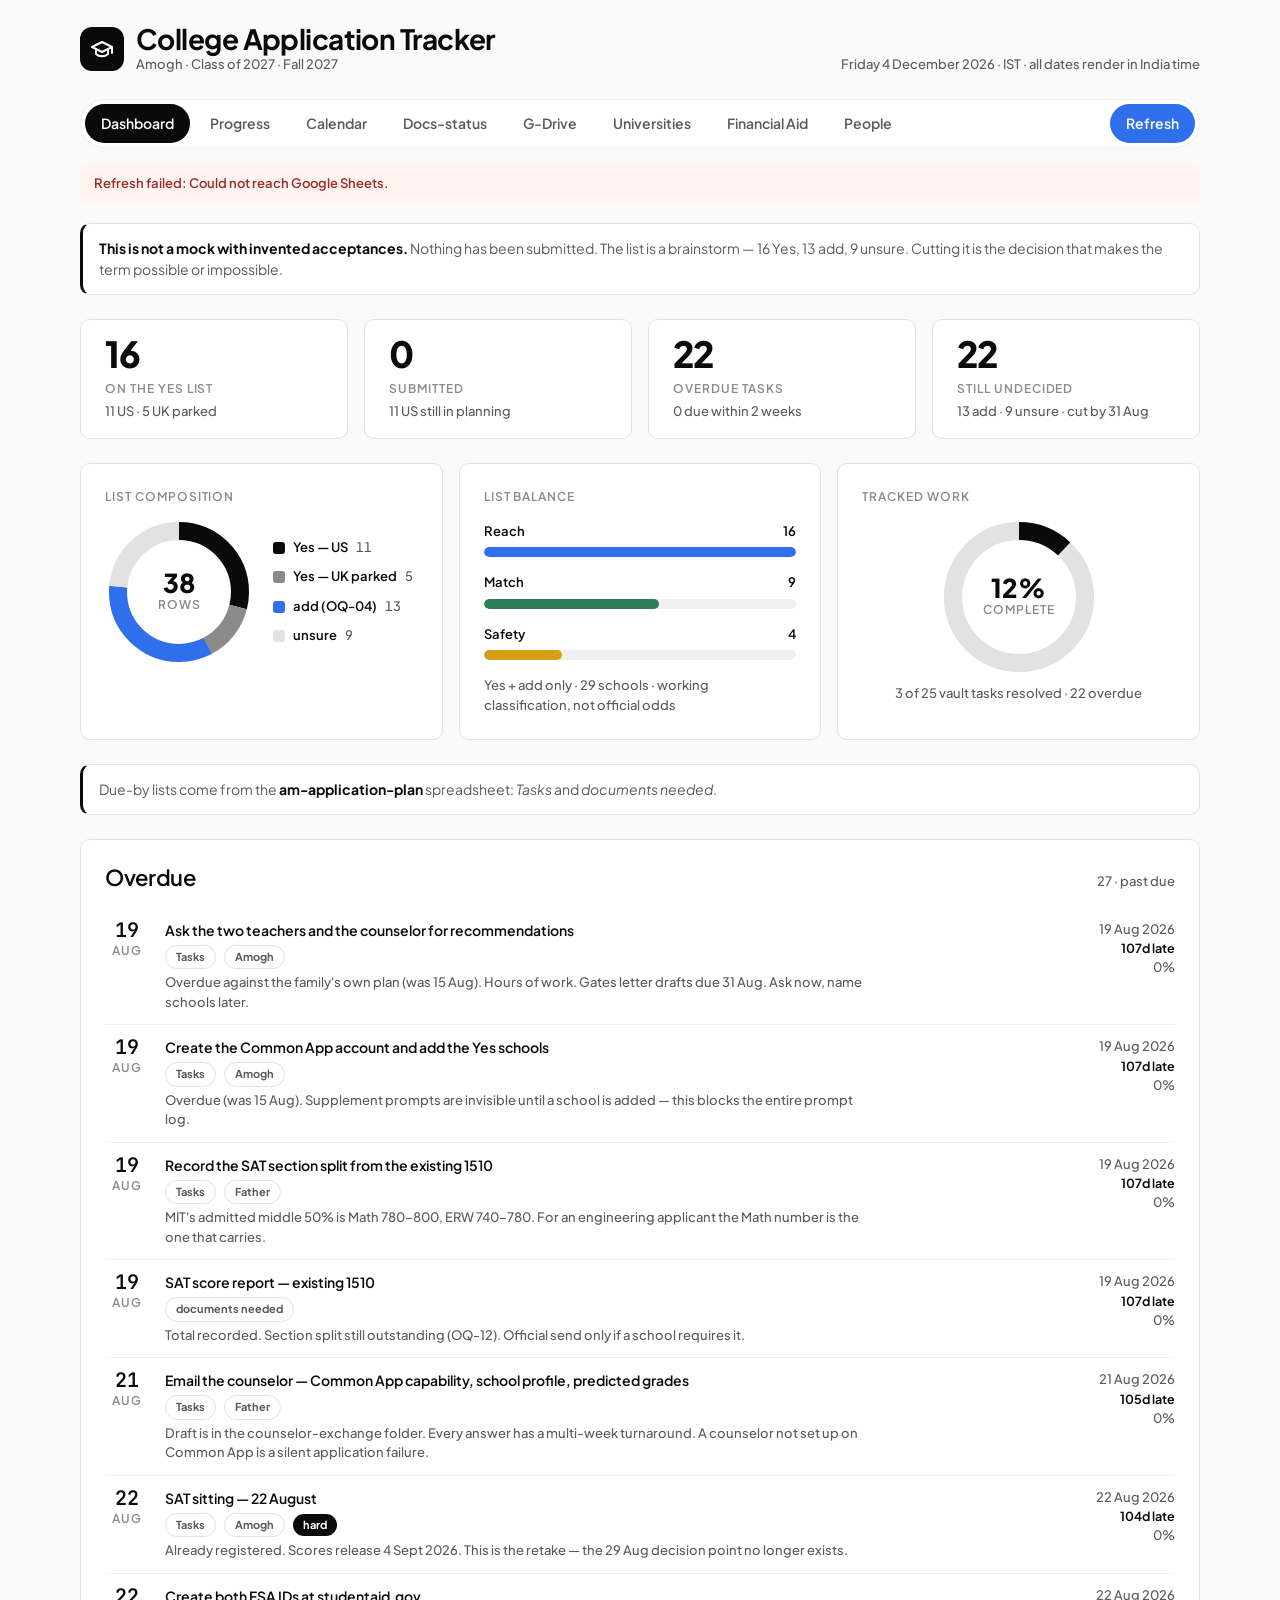
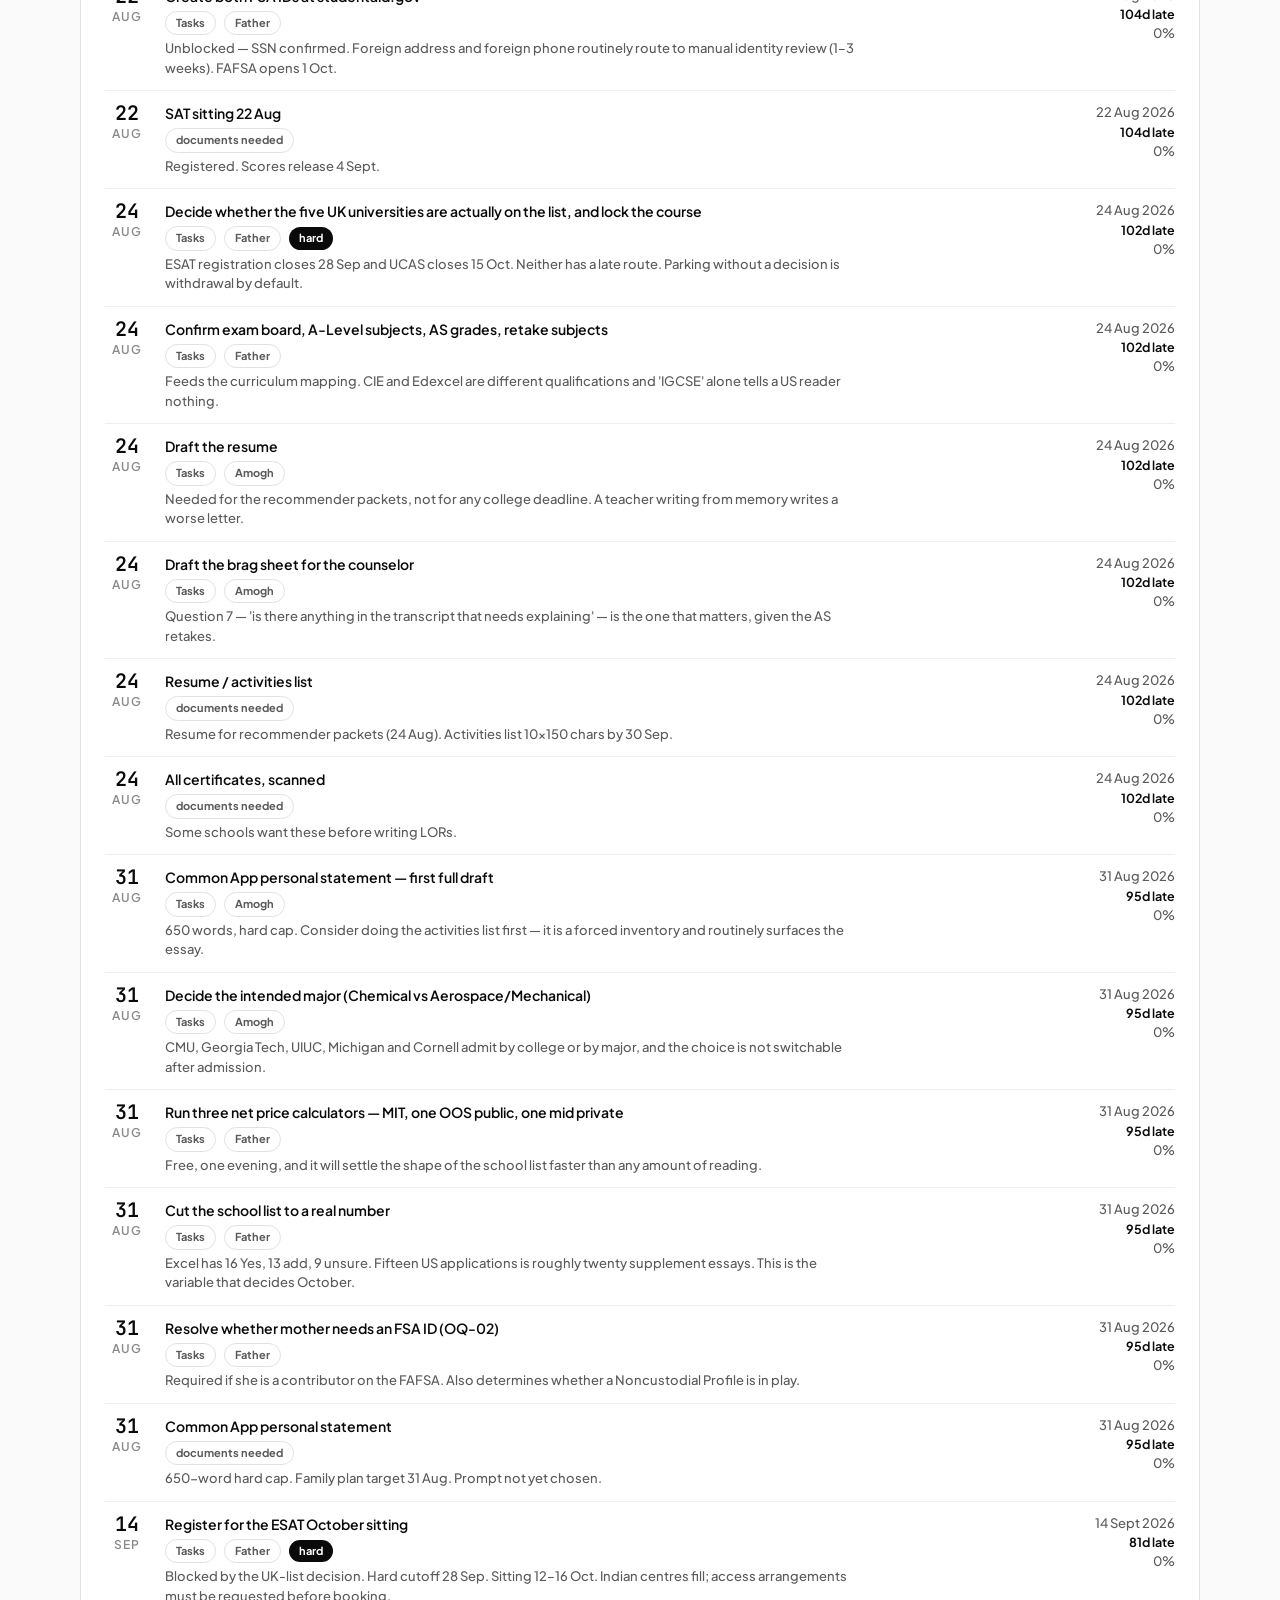
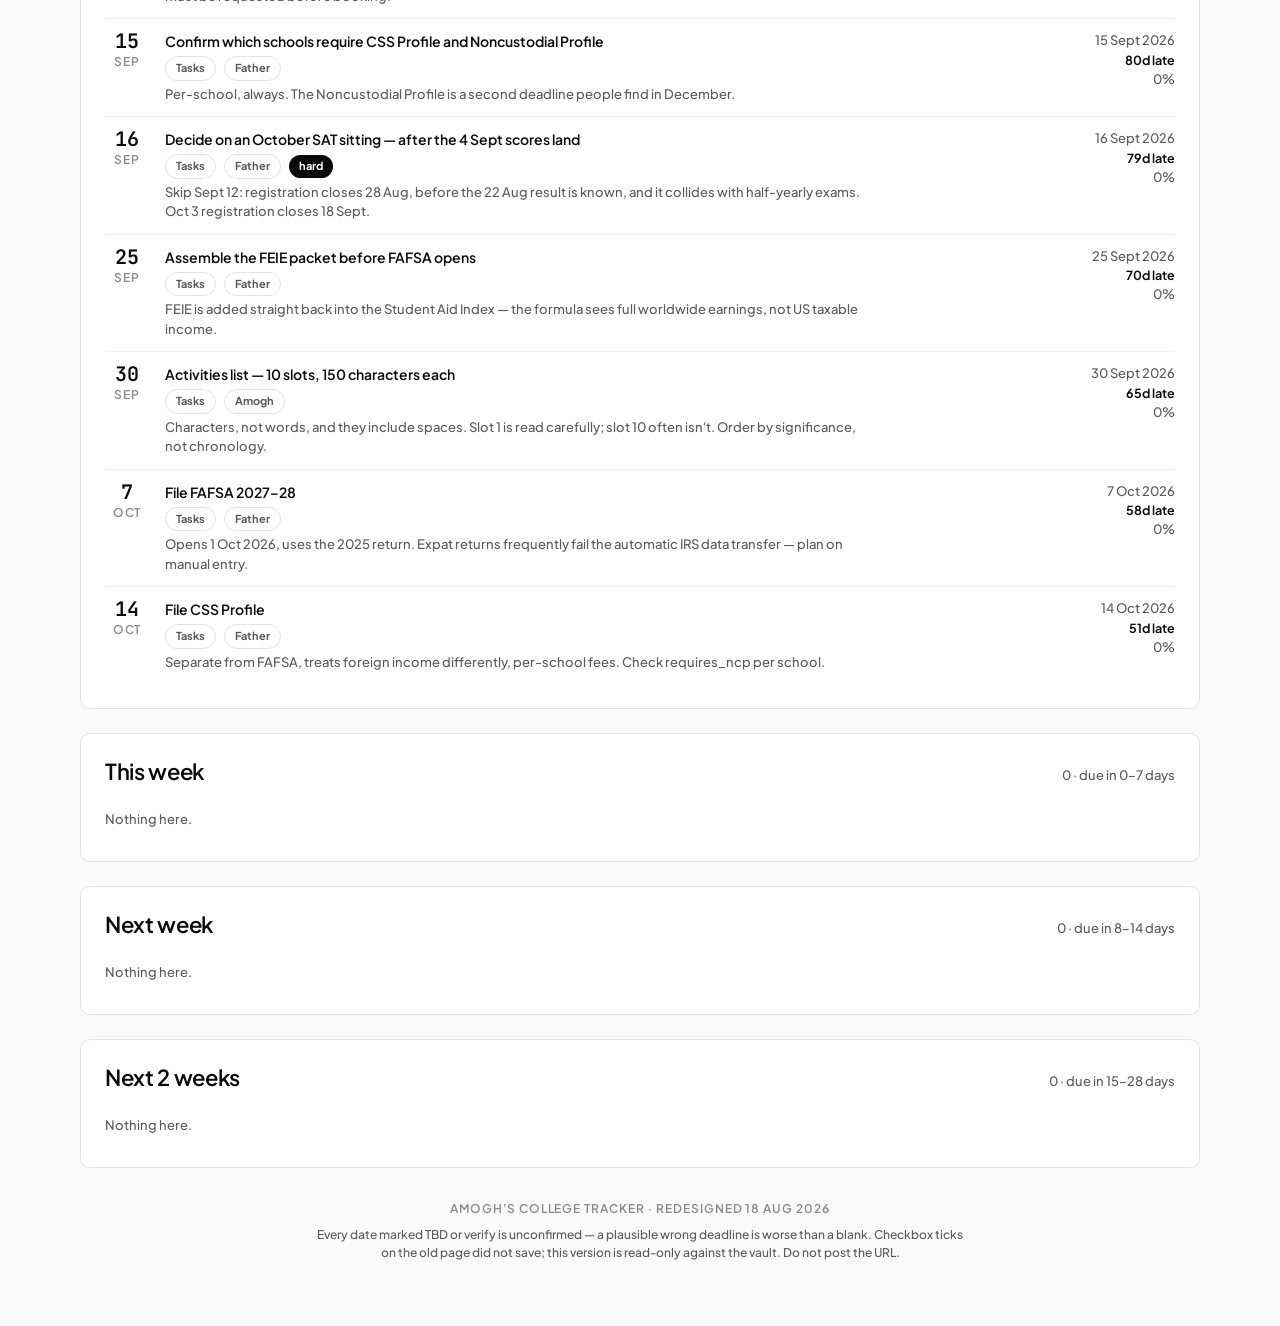
<file: index.html>
<!DOCTYPE html>
<html lang="en">
<head>
<meta charset="utf-8">
<meta name="viewport" content="width=device-width, initial-scale=1">
<meta name="robots" content="noindex, nofollow, noarchive, nosnippet, noimageindex, max-snippet:0, max-image-preview:none">
<meta name="googlebot" content="noindex, nofollow, noarchive, nosnippet">
<meta name="google" content="nositelinkssearchbox">
<meta name="AdsBot-Google" content="noindex">
<meta name="Google-Extended" content="noindex, nofollow">
<meta name="GPTBot" content="noindex, nofollow">
<meta name="ClaudeBot" content="noindex, nofollow">
<meta name="CCBot" content="noindex, nofollow">
<meta name="PerplexityBot" content="noindex, nofollow">
<meta name="Applebot-Extended" content="noindex, nofollow">
<meta name="referrer" content="no-referrer">
<title>Amogh — College Application Tracker</title>
<link rel="icon" href="favicon.svg" type="image/svg+xml">
<link rel="stylesheet" href="css/app.css">
</head>
<body>
<noscript><p style="padding:24px;font-family:system-ui">This tracker needs JavaScript. Open index.html in a browser with JS on.</p></noscript>
<div id="app" data-page="overview"></div>
<script src="js/data.js?v=20260819r9"></script>
<script src="js/app.js?v=20260819r9"></script>
</body>
</html>
</file>
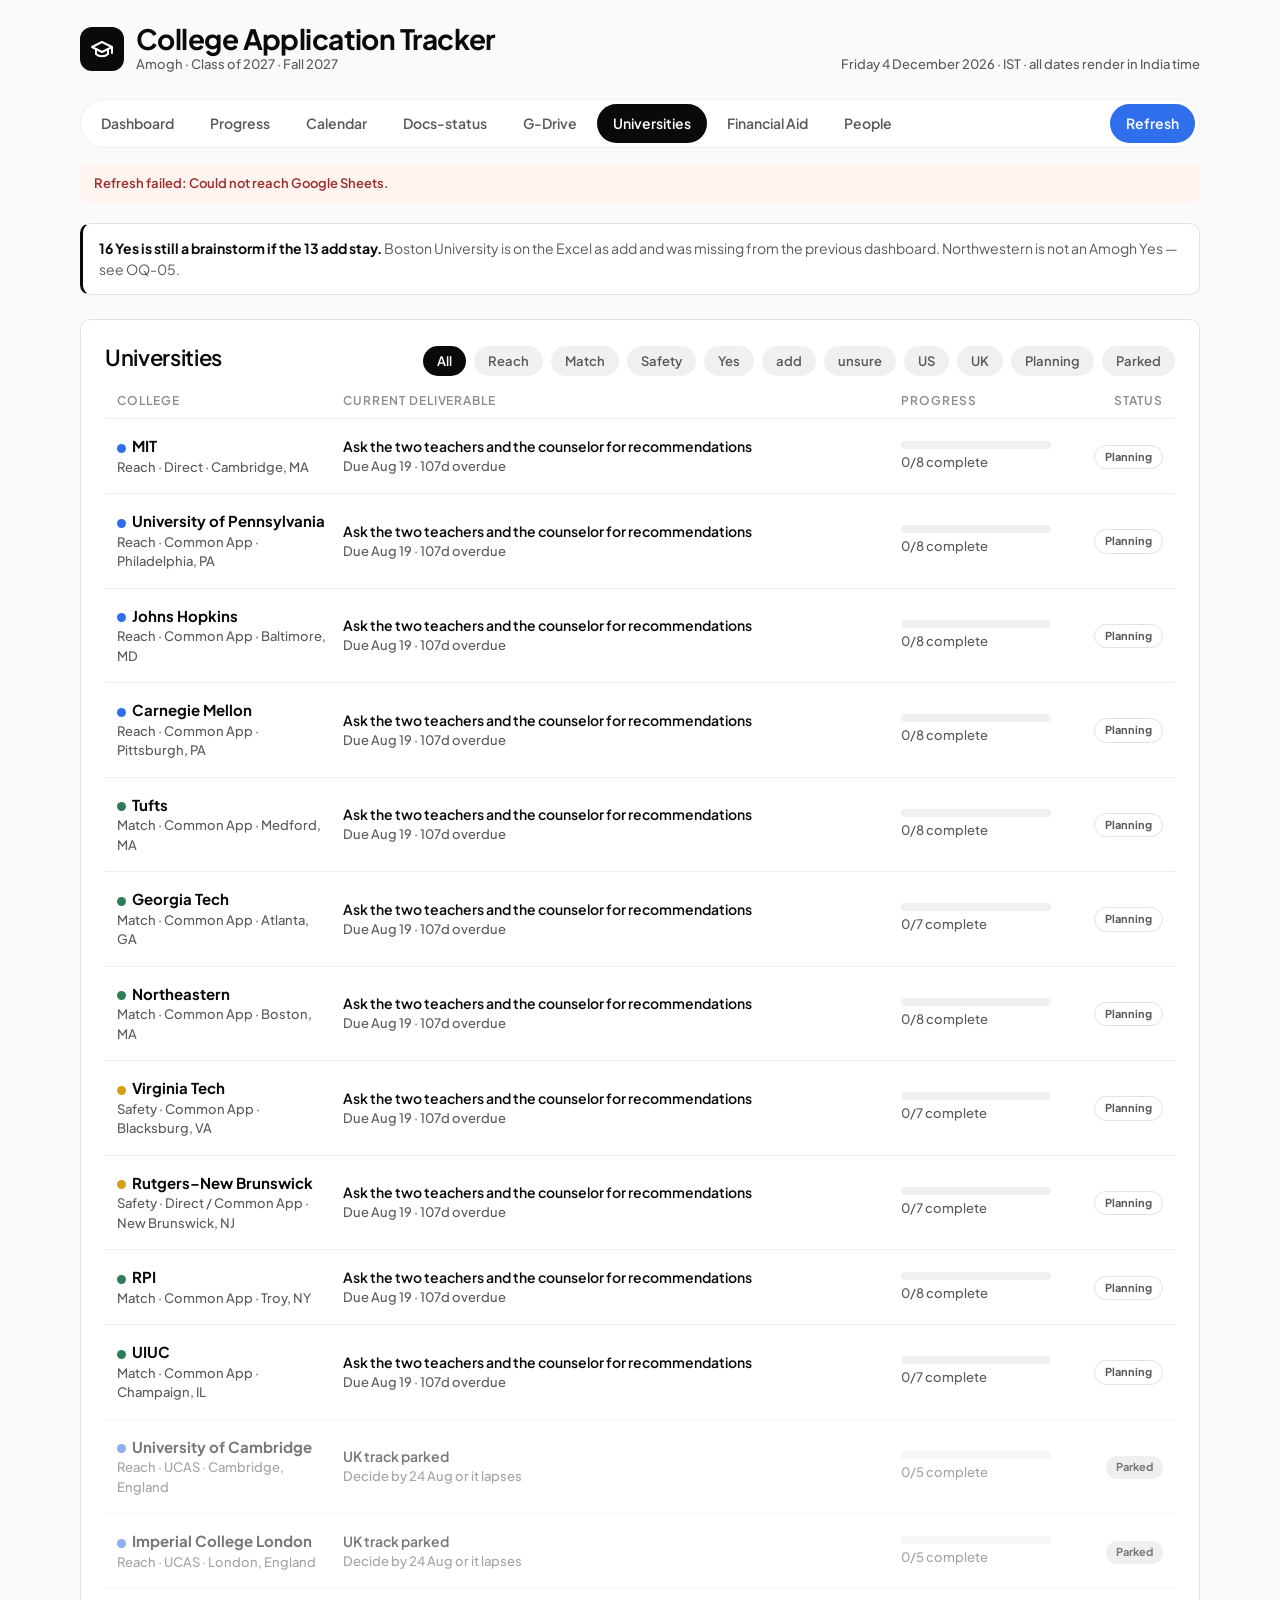
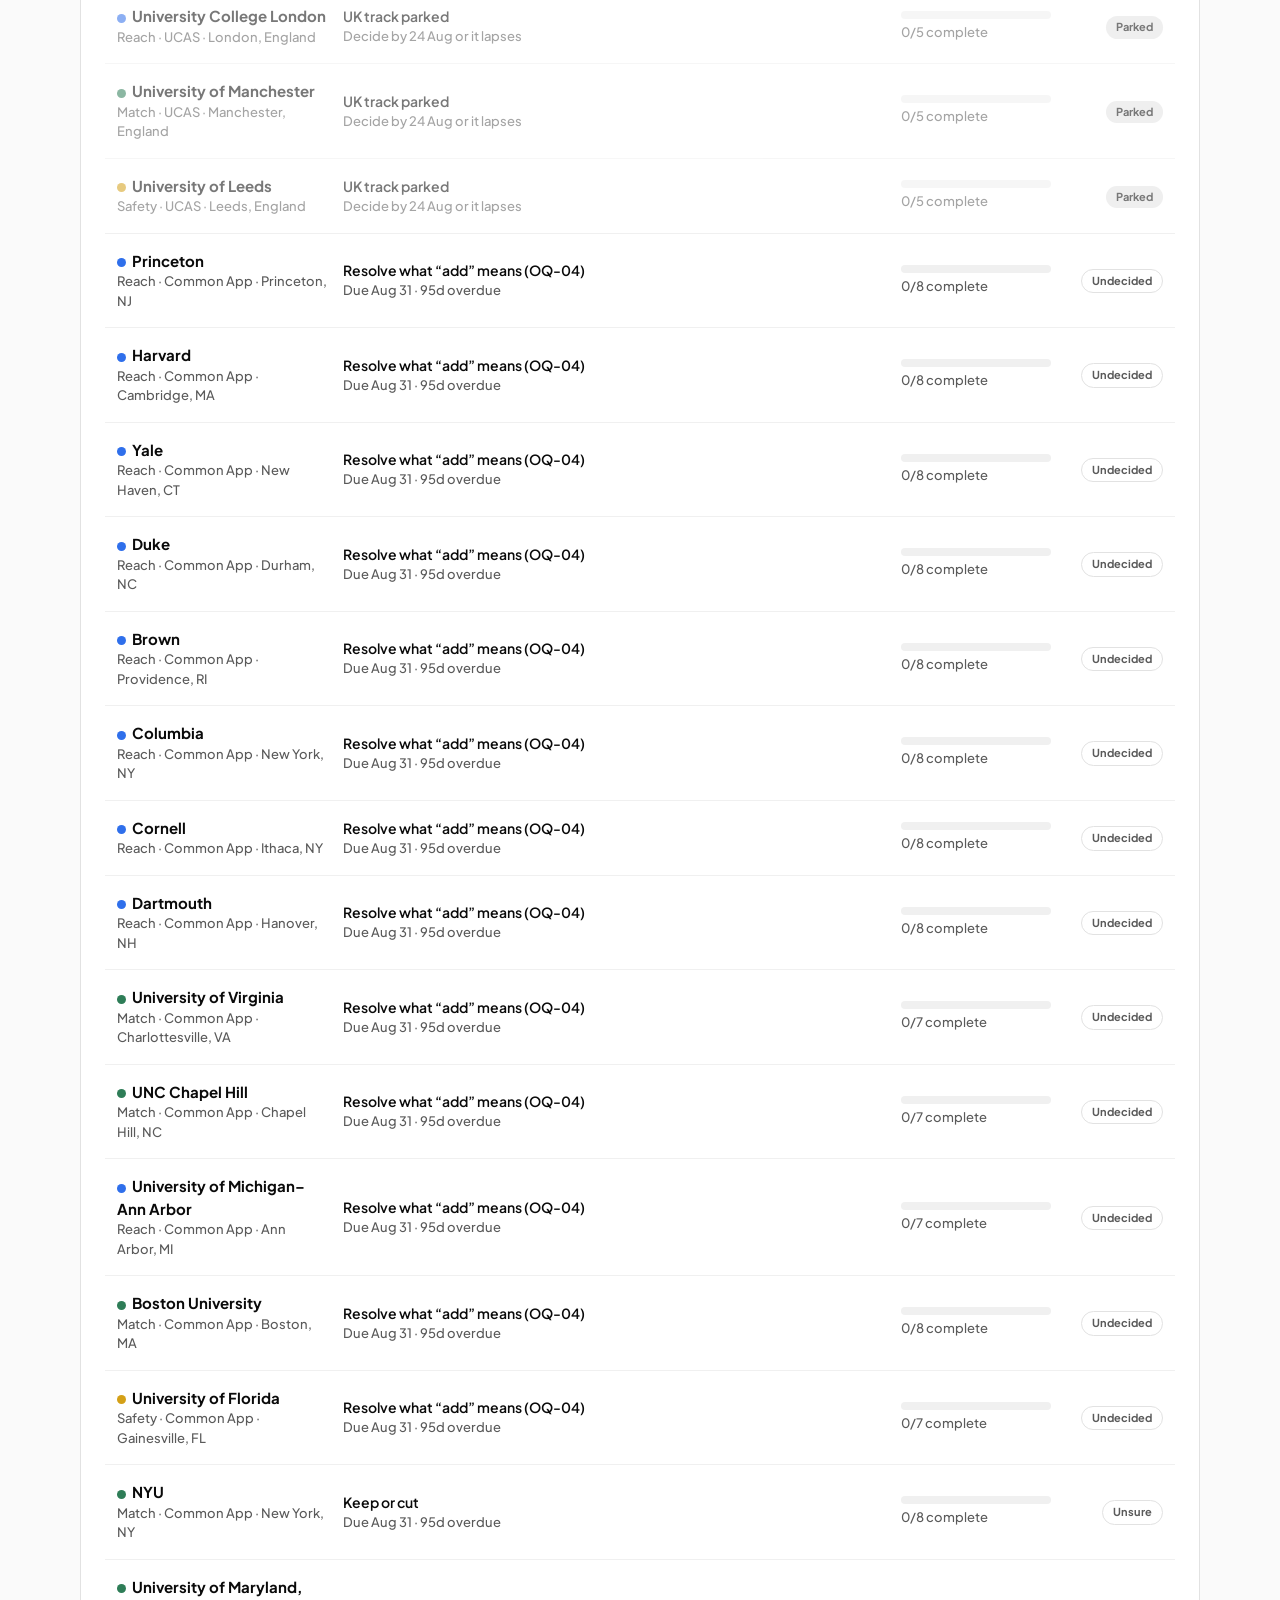
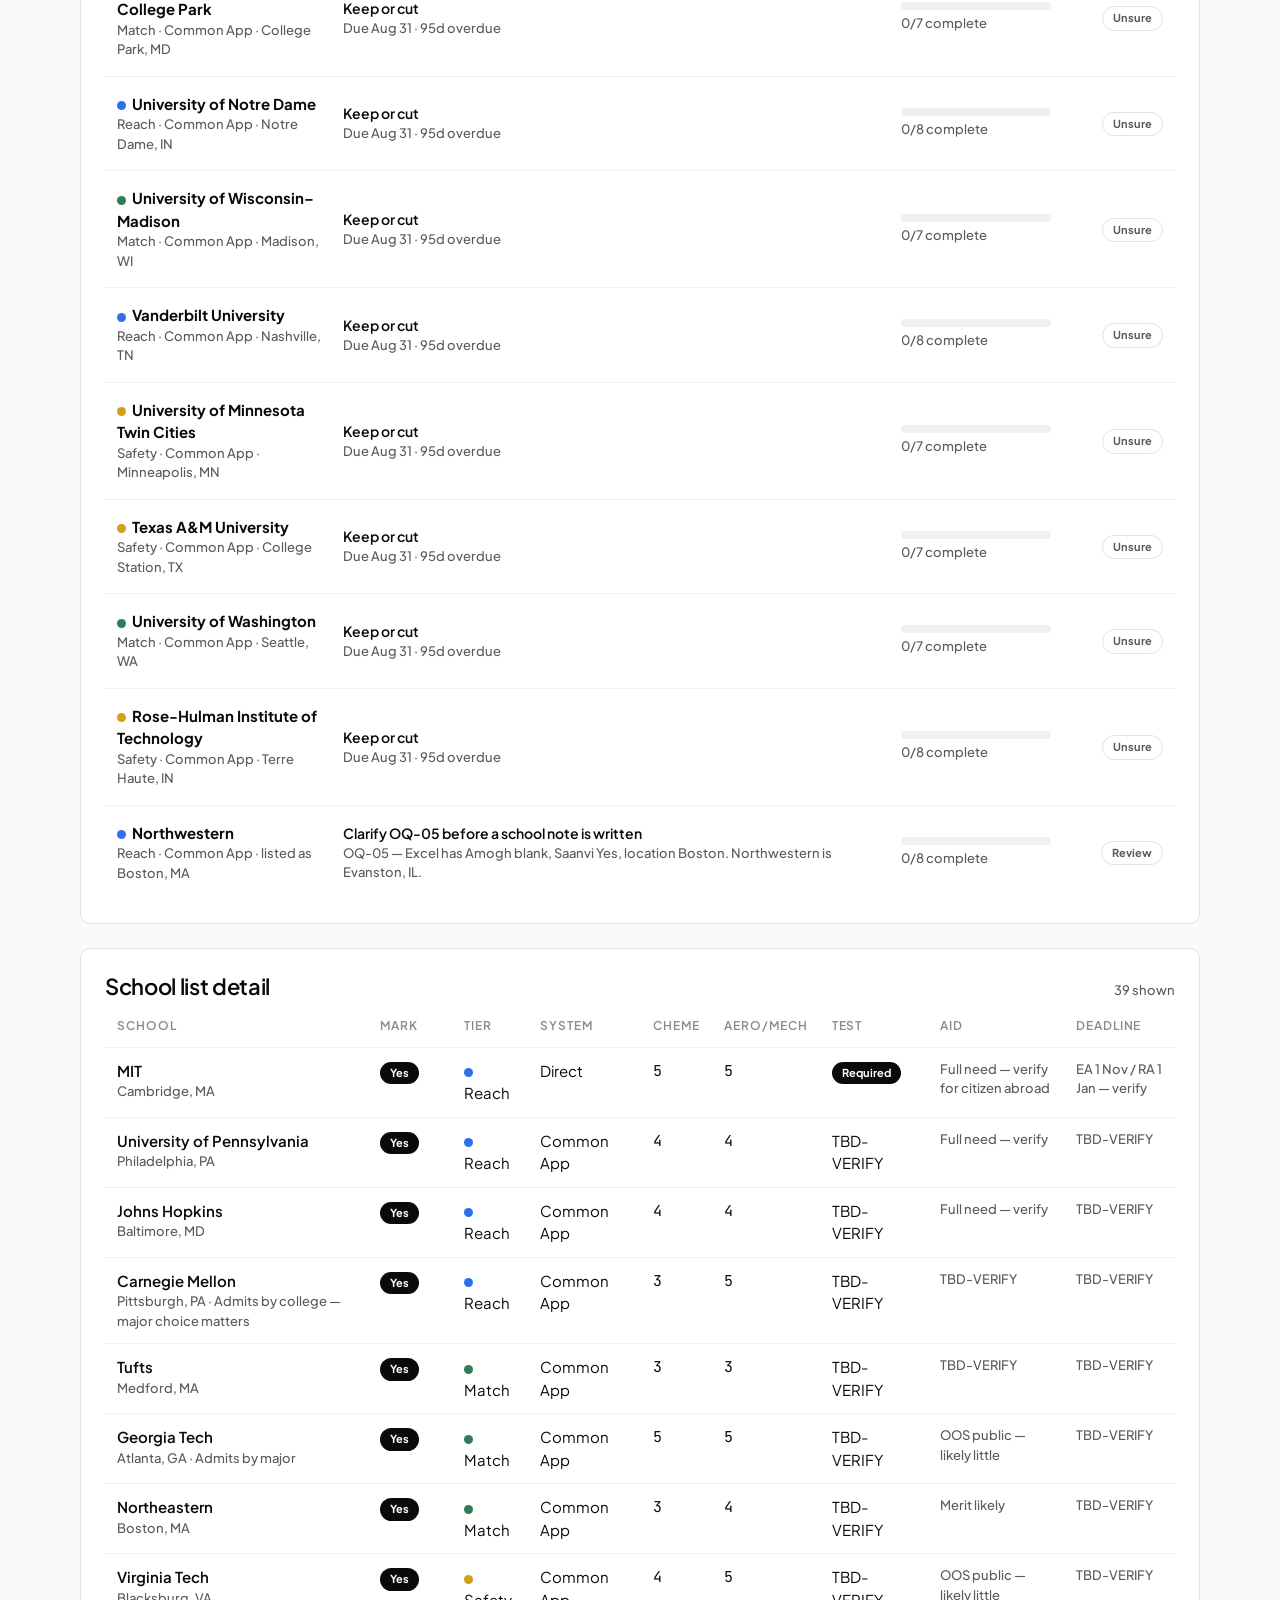
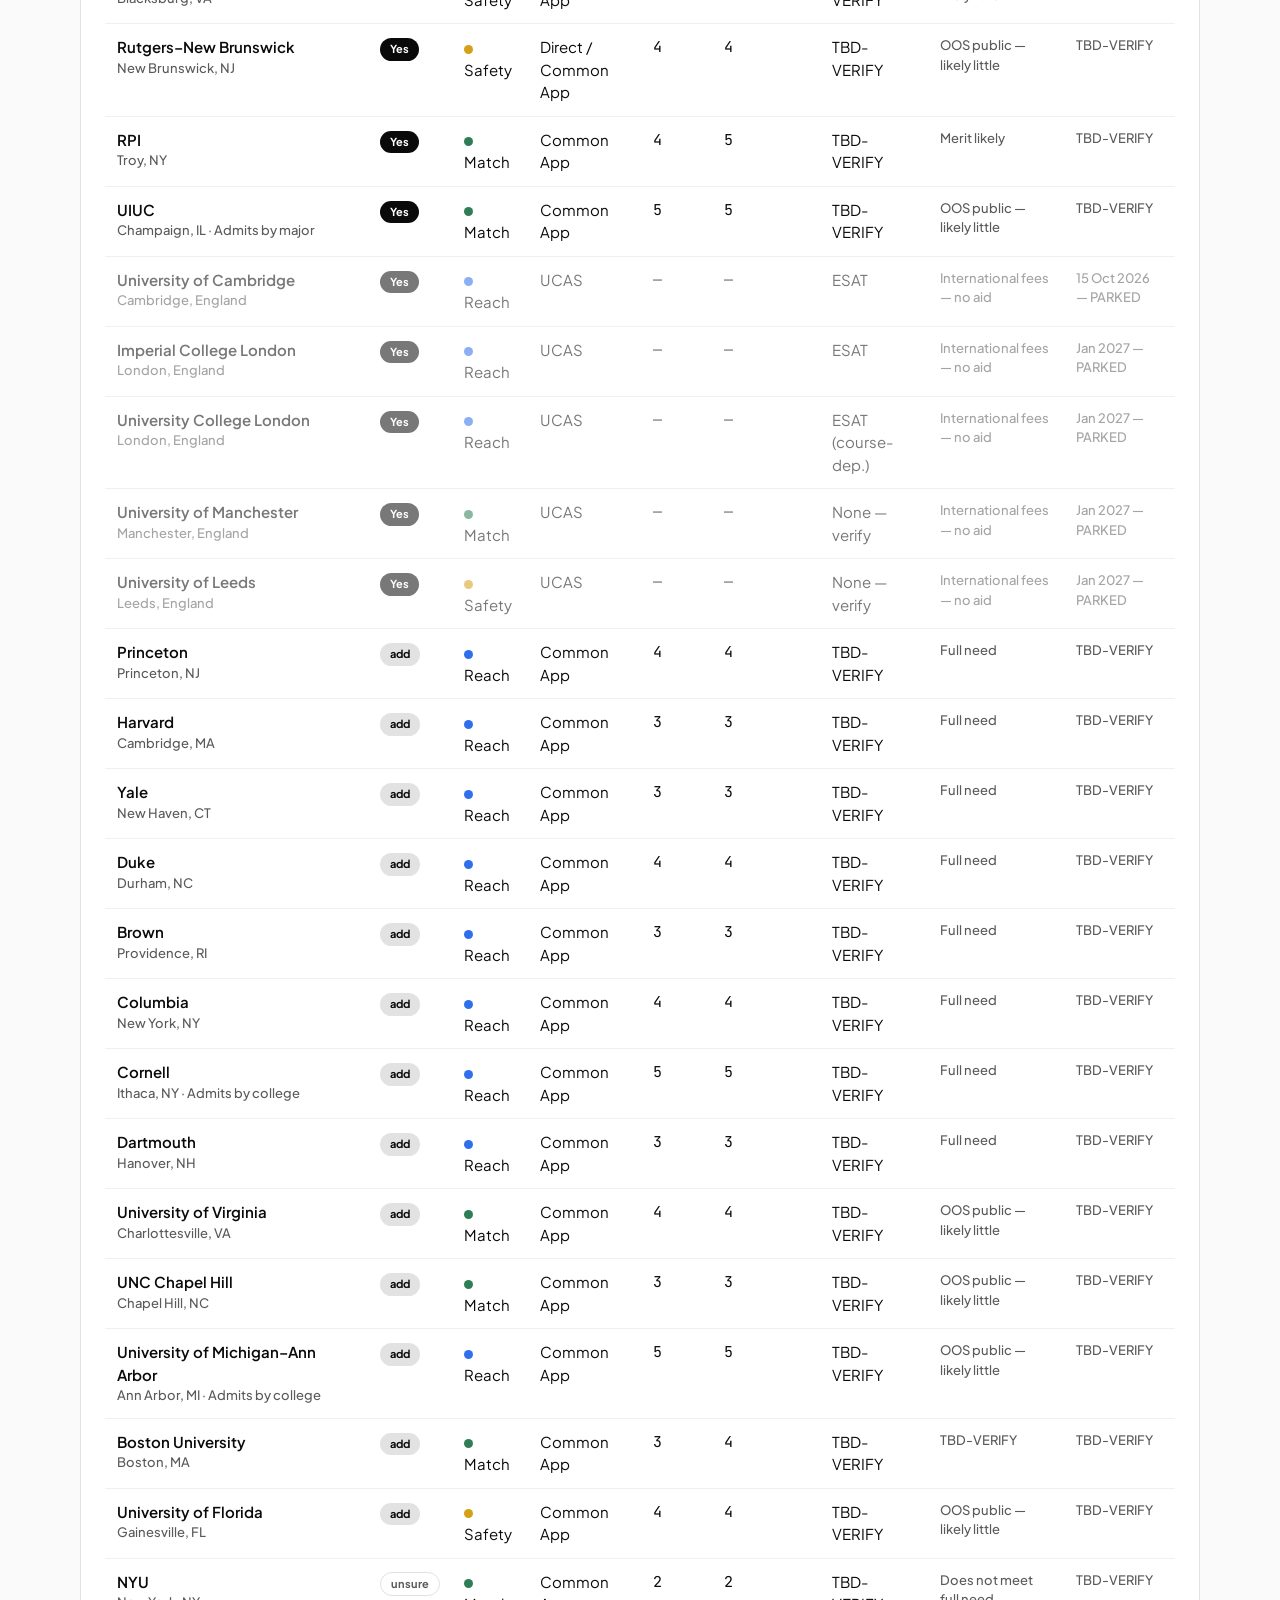
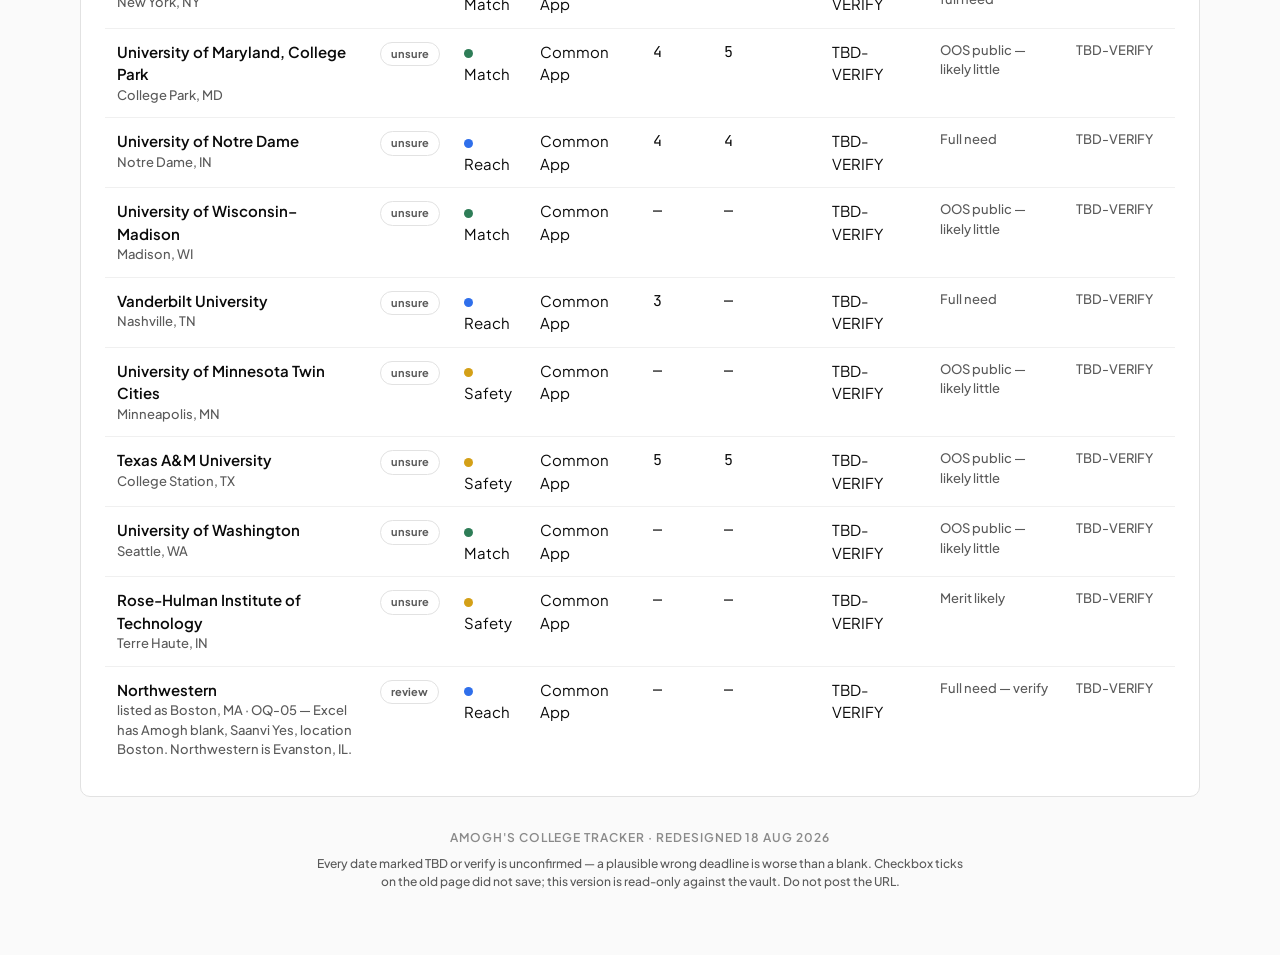
<file: applications.html>
<!DOCTYPE html>
<html lang="en">
<head>
<meta charset="utf-8">
<meta name="viewport" content="width=device-width, initial-scale=1">
<meta name="robots" content="noindex, nofollow, noarchive, nosnippet, noimageindex, max-snippet:0, max-image-preview:none">
<meta name="googlebot" content="noindex, nofollow, noarchive, nosnippet">
<meta name="referrer" content="no-referrer">
<title>Universities — Amogh College Tracker</title>
<link rel="icon" href="favicon.svg" type="image/svg+xml">
<link rel="stylesheet" href="css/app.css">
</head>
<body>
<div id="app" data-page="applications"></div>
<script src="js/data.js?v=20260819r9"></script>
<script src="js/app.js?v=20260819r9"></script>
</body>
</html>
</file>
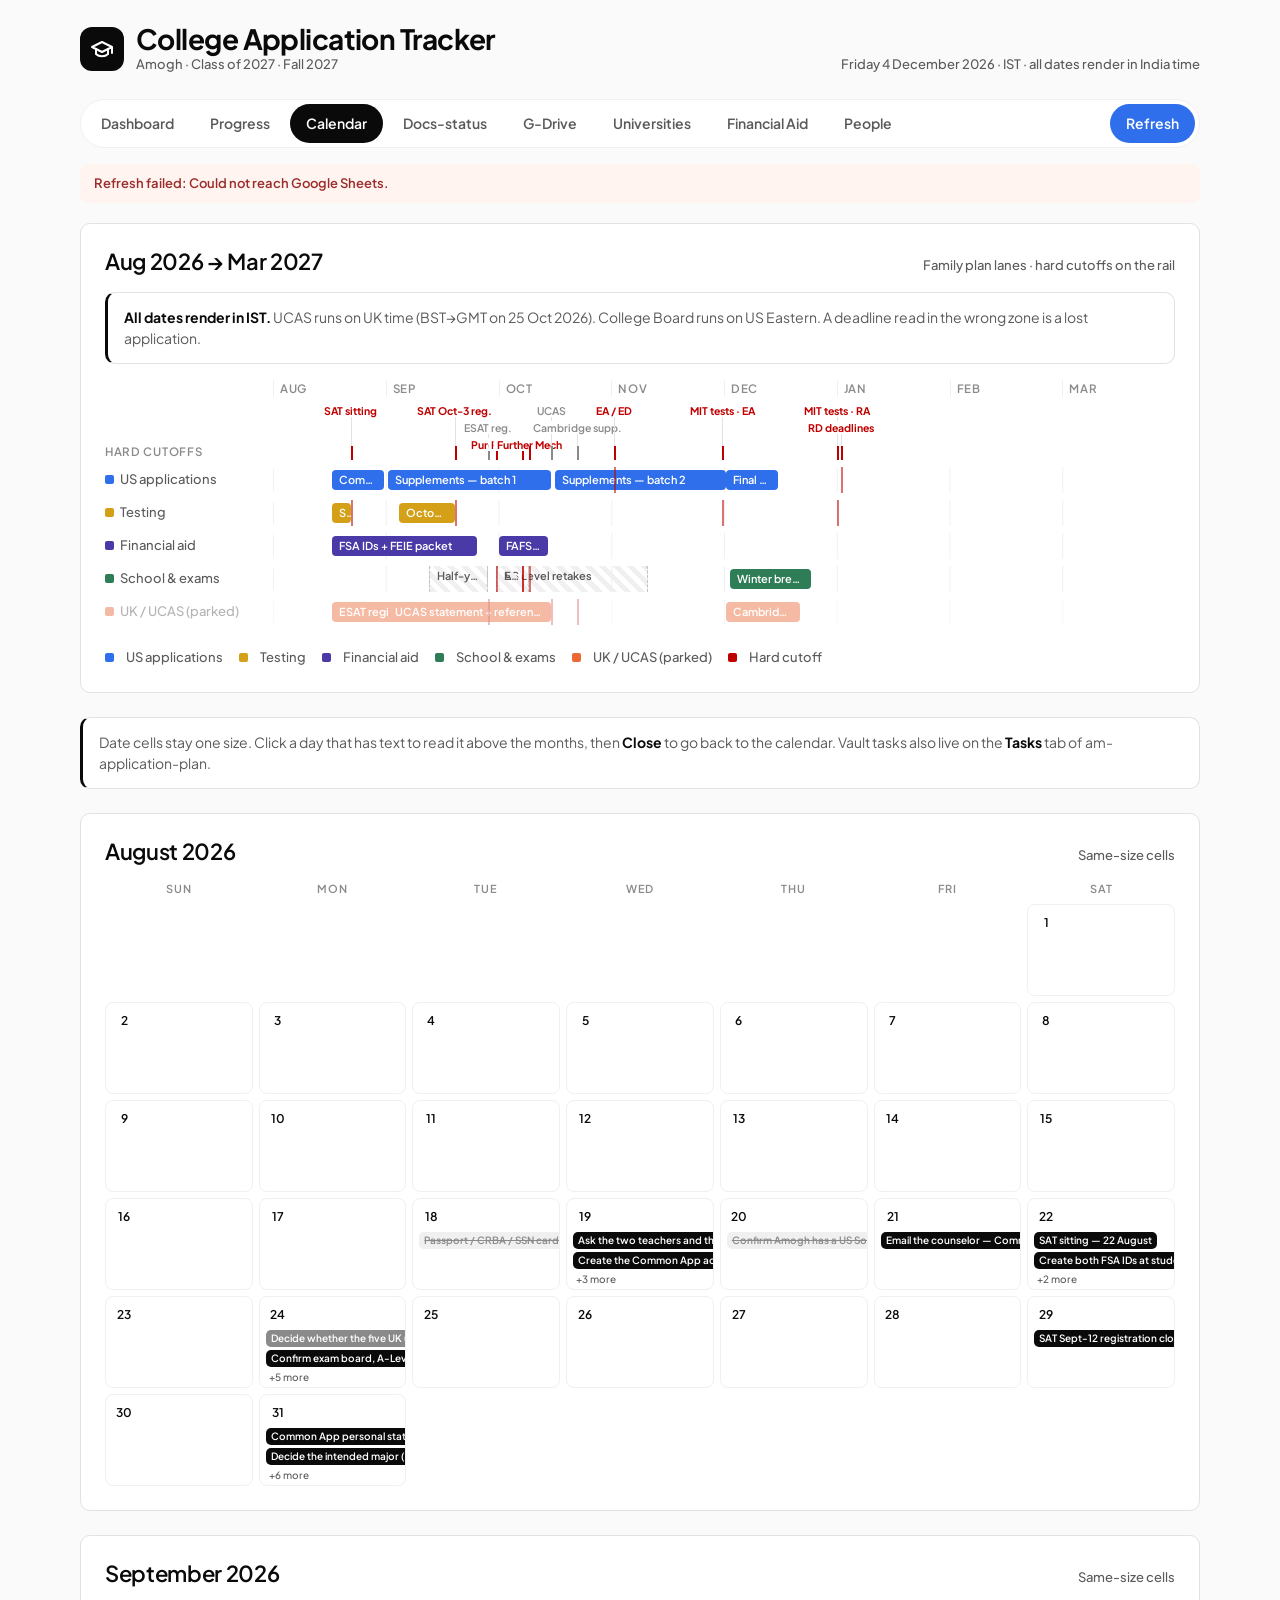
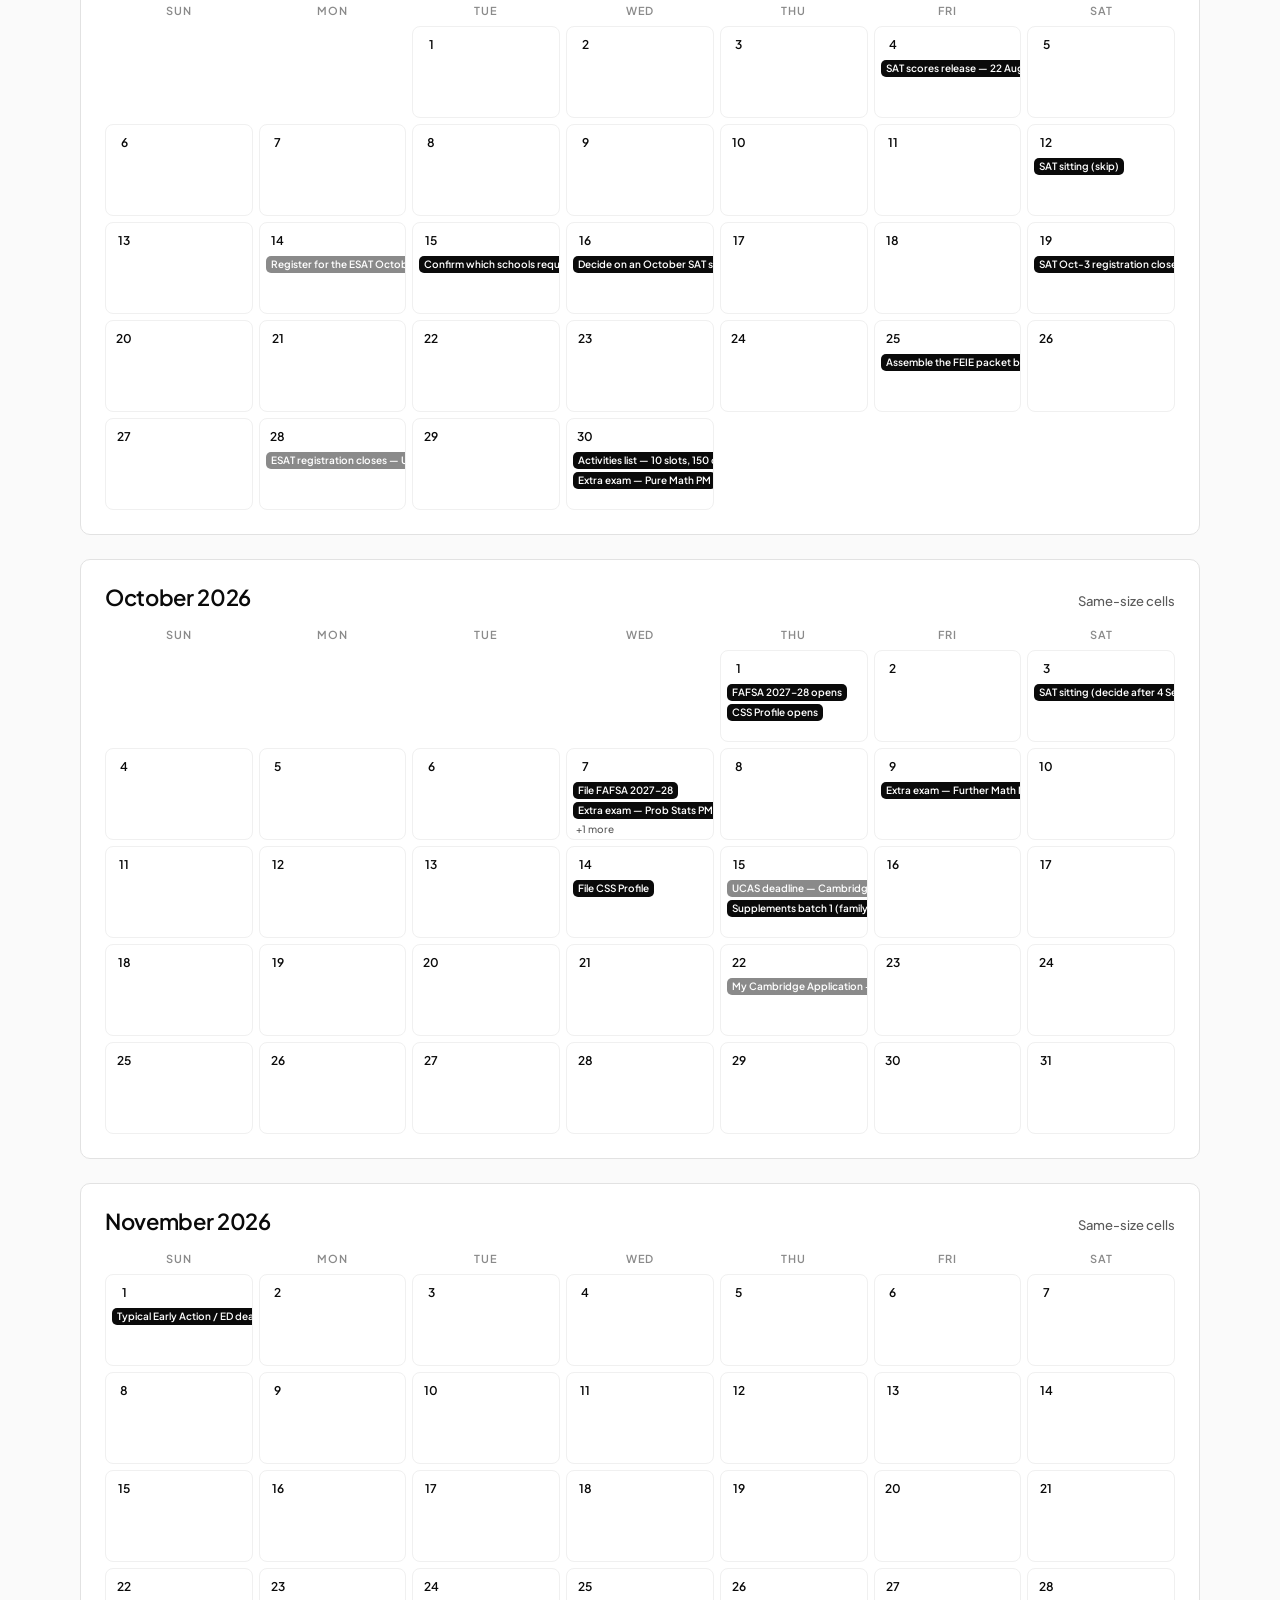
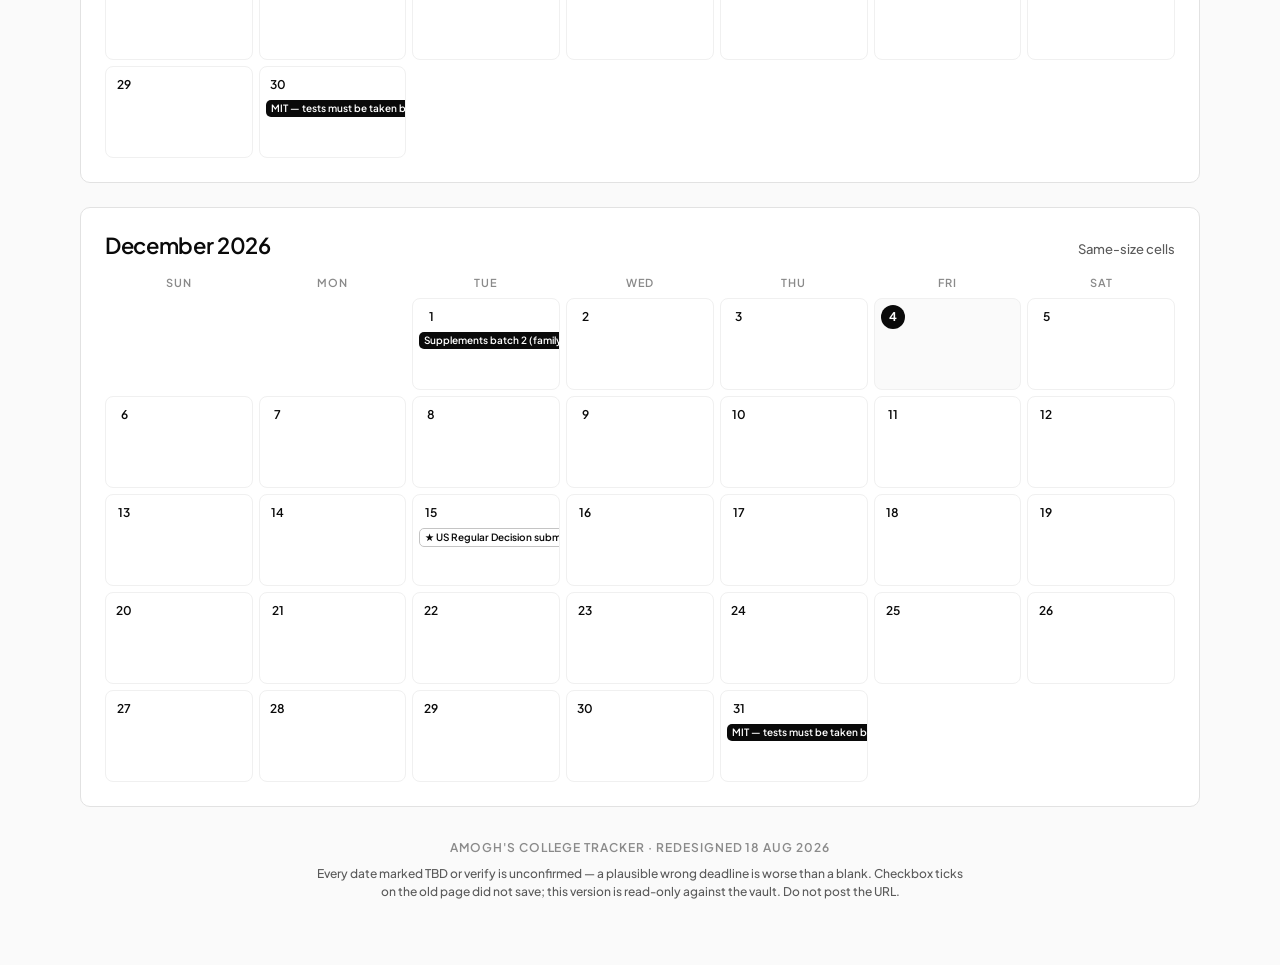
<file: calendar.html>
<!DOCTYPE html>
<html lang="en">
<head>
<meta charset="utf-8">
<meta name="viewport" content="width=device-width, initial-scale=1">
<meta name="robots" content="noindex, nofollow, noarchive, nosnippet, noimageindex, max-snippet:0, max-image-preview:none">
<meta name="googlebot" content="noindex, nofollow, noarchive, nosnippet">
<meta name="referrer" content="no-referrer">
<title>Calendar — Amogh College Tracker</title>
<link rel="icon" href="favicon.svg" type="image/svg+xml">
<link rel="stylesheet" href="css/app.css">
</head>
<body>
<div id="app" data-page="calendar"></div>
<script src="js/data.js?v=20260819r9"></script>
<script src="js/app.js?v=20260819r9"></script>
</body>
</html>
</file>
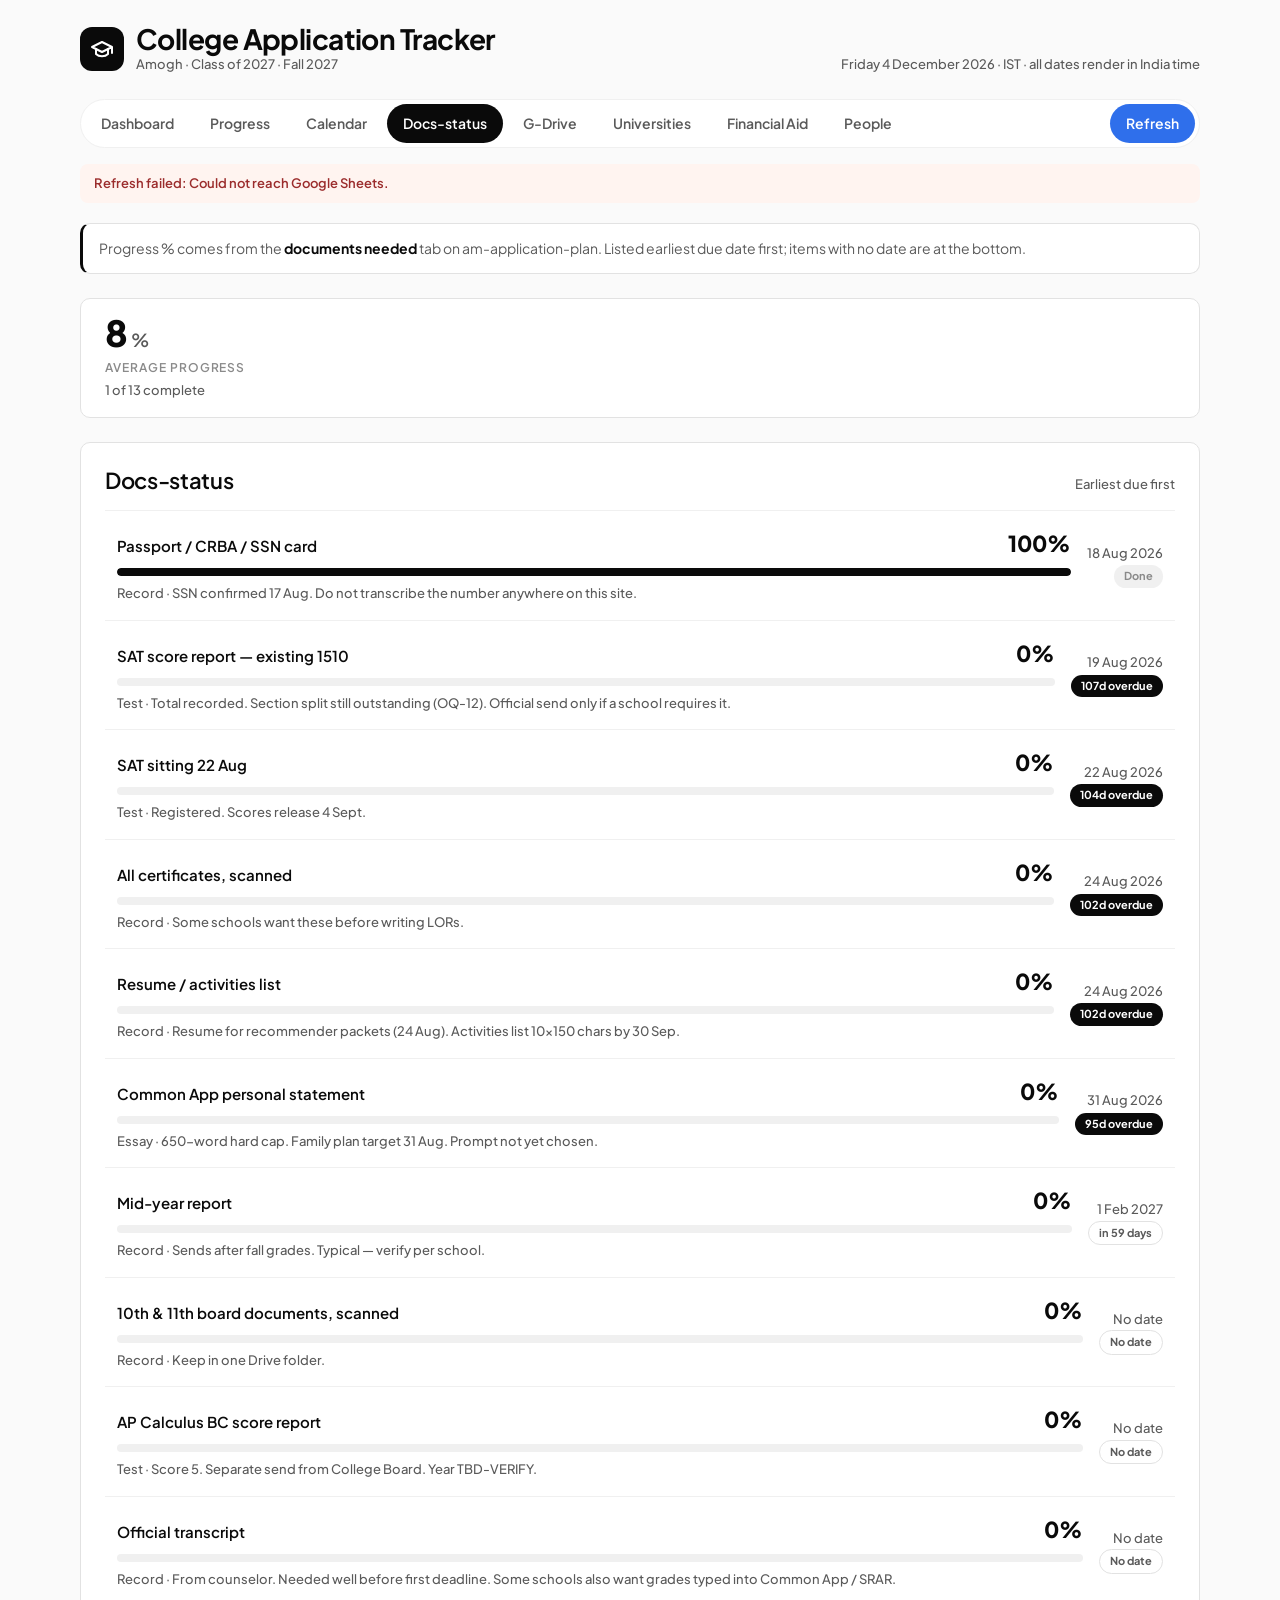
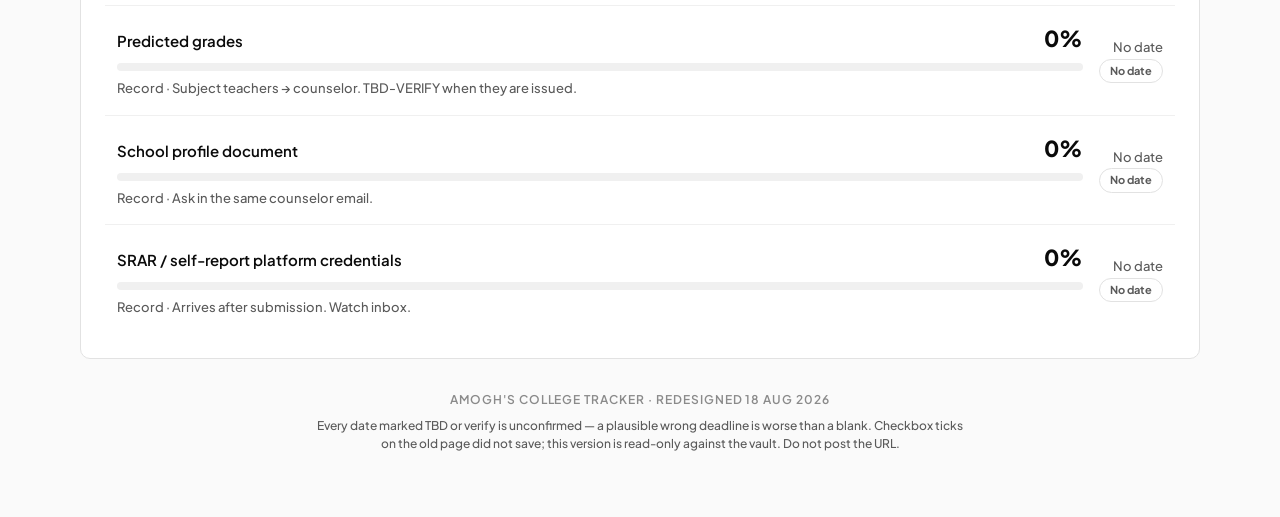
<file: docs.html>
<!DOCTYPE html>
<html lang="en">
<head>
<meta charset="utf-8">
<meta name="viewport" content="width=device-width, initial-scale=1">
<meta name="robots" content="noindex, nofollow, noarchive, nosnippet, noimageindex, max-snippet:0, max-image-preview:none">
<meta name="googlebot" content="noindex, nofollow, noarchive, nosnippet">
<meta name="referrer" content="no-referrer">
<title>Docs-status — Amogh College Tracker</title>
<link rel="icon" href="favicon.svg" type="image/svg+xml">
<link rel="stylesheet" href="css/app.css">
</head>
<body>
<div id="app" data-page="docs"></div>
<script src="js/data.js?v=20260819r9"></script>
<script src="js/app.js?v=20260819r9"></script>
</body>
</html>
</file>
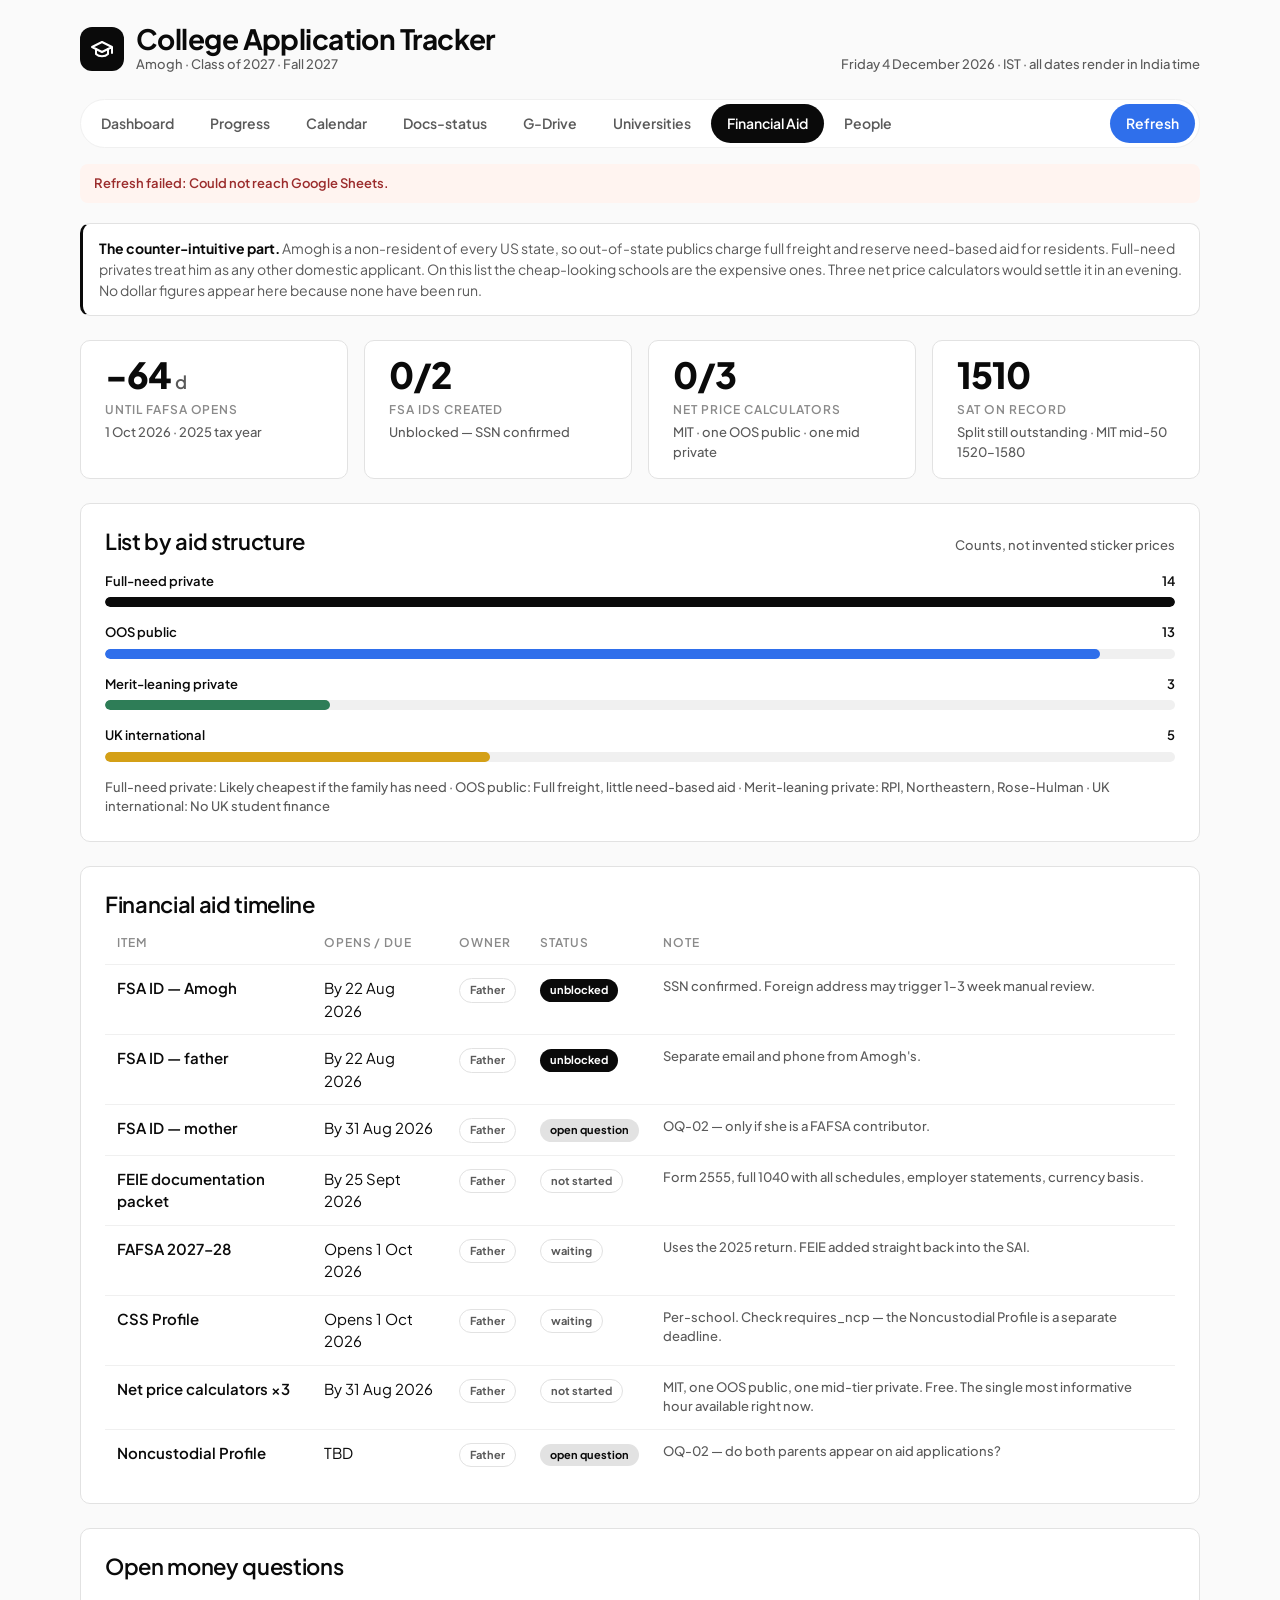
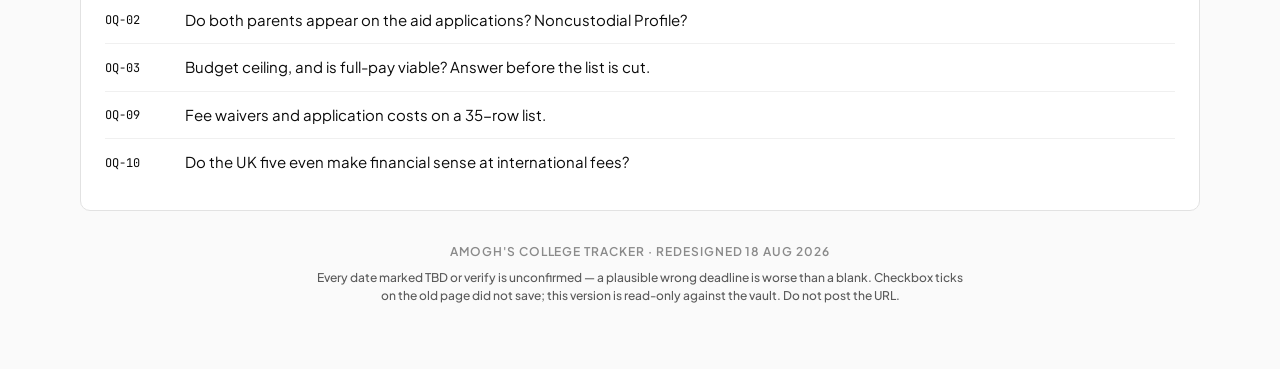
<file: financial.html>
<!DOCTYPE html>
<html lang="en">
<head>
<meta charset="utf-8">
<meta name="viewport" content="width=device-width, initial-scale=1">
<meta name="robots" content="noindex, nofollow, noarchive, nosnippet, noimageindex, max-snippet:0, max-image-preview:none">
<meta name="googlebot" content="noindex, nofollow, noarchive, nosnippet">
<meta name="referrer" content="no-referrer">
<title>Financial Aid — Amogh College Tracker</title>
<link rel="icon" href="favicon.svg" type="image/svg+xml">
<link rel="stylesheet" href="css/app.css">
</head>
<body>
<div id="app" data-page="financial"></div>
<script src="js/data.js?v=20260819r9"></script>
<script src="js/app.js?v=20260819r9"></script>
</body>
</html>
</file>
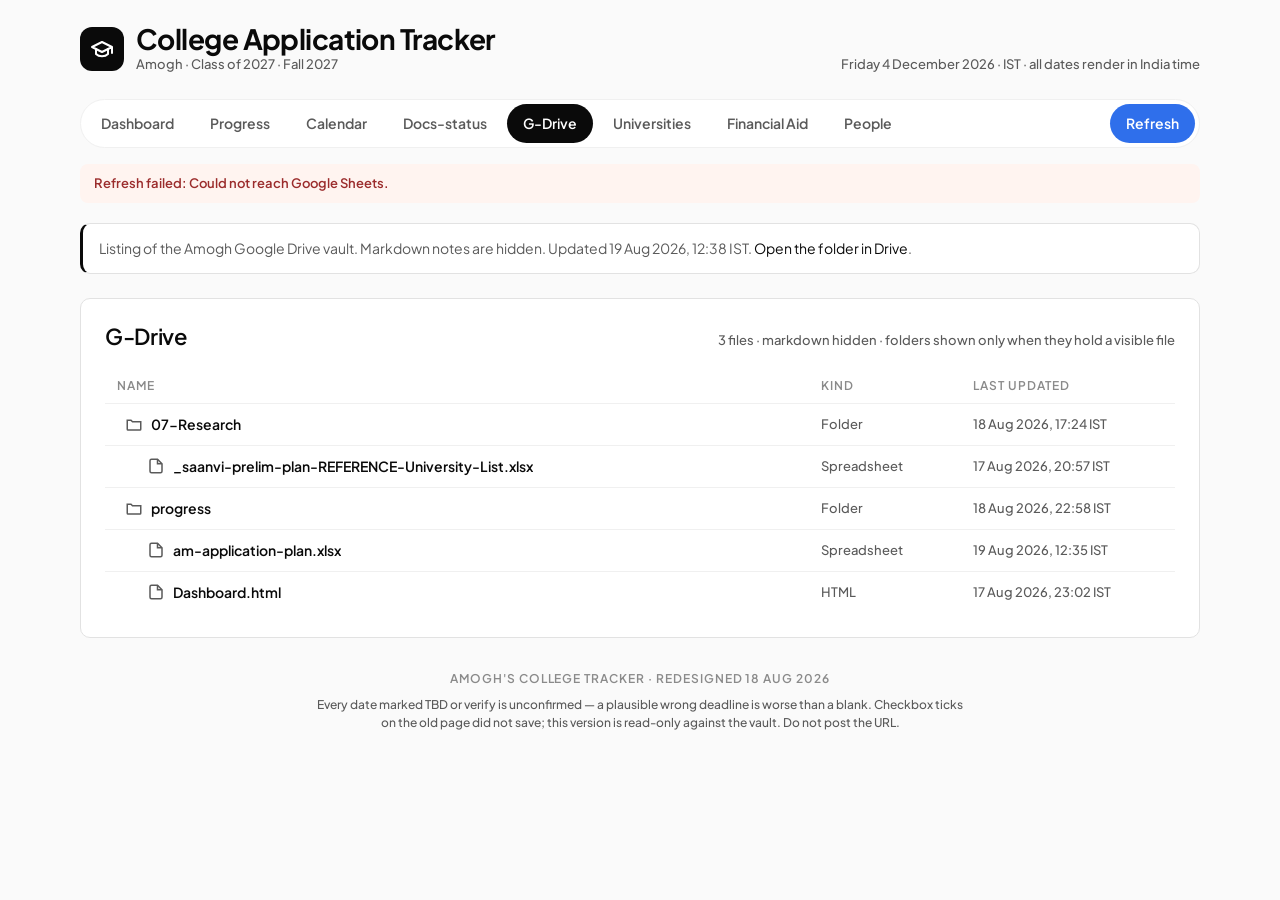
<file: gdrive.html>
<!DOCTYPE html>
<html lang="en">
<head>
<meta charset="utf-8">
<meta name="viewport" content="width=device-width, initial-scale=1">
<meta name="robots" content="noindex, nofollow, noarchive, nosnippet, noimageindex, max-snippet:0, max-image-preview:none">
<meta name="googlebot" content="noindex, nofollow, noarchive, nosnippet">
<meta name="referrer" content="no-referrer">
<title>G-Drive — Amogh College Tracker</title>
<link rel="icon" href="favicon.svg" type="image/svg+xml">
<link rel="stylesheet" href="css/app.css">
</head>
<body>
<div id="app" data-page="gdrive"></div>
<script src="js/data.js?v=20260819r9"></script>
<script src="js/gdrive-data.js?v=20260819r9"></script>
<script src="js/app.js?v=20260819r9"></script>
</body>
</html>
</file>
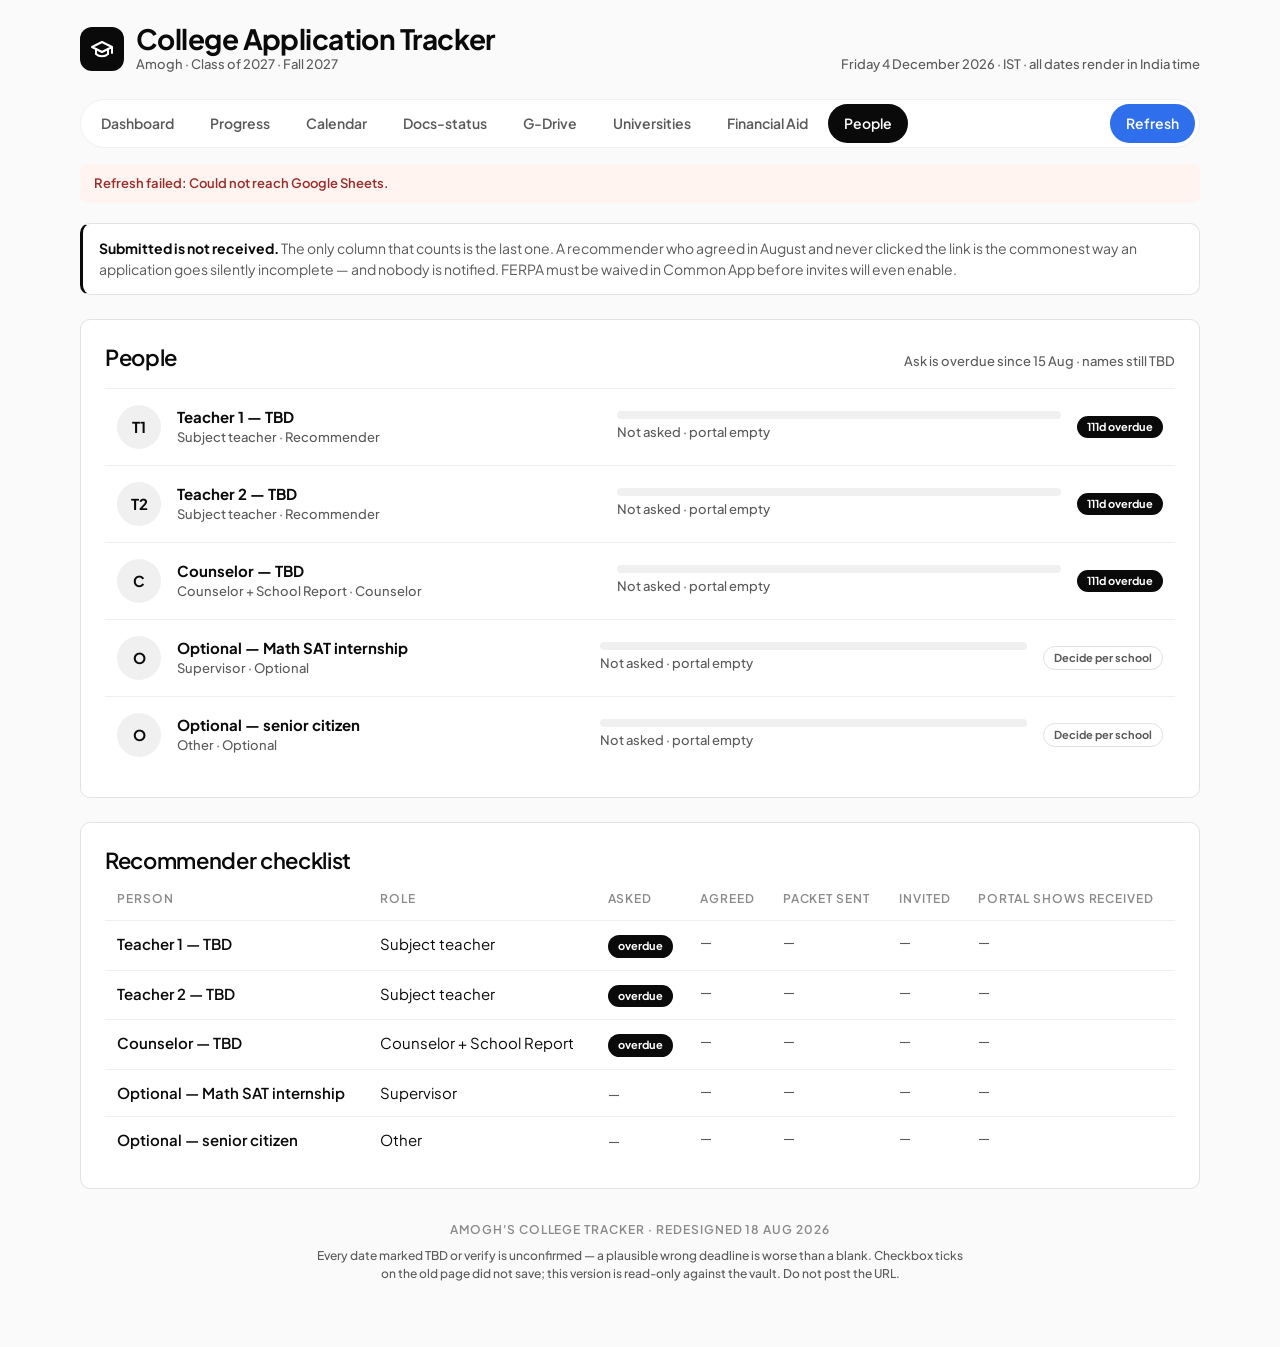
<file: people.html>
<!DOCTYPE html>
<html lang="en">
<head>
<meta charset="utf-8">
<meta name="viewport" content="width=device-width, initial-scale=1">
<meta name="robots" content="noindex, nofollow, noarchive, nosnippet, noimageindex, max-snippet:0, max-image-preview:none">
<meta name="googlebot" content="noindex, nofollow, noarchive, nosnippet">
<meta name="referrer" content="no-referrer">
<title>People — Amogh College Tracker</title>
<link rel="icon" href="favicon.svg" type="image/svg+xml">
<link rel="stylesheet" href="css/app.css">
</head>
<body>
<div id="app" data-page="people"></div>
<script src="js/data.js?v=20260819r9"></script>
<script src="js/app.js?v=20260819r9"></script>
</body>
</html>
</file>
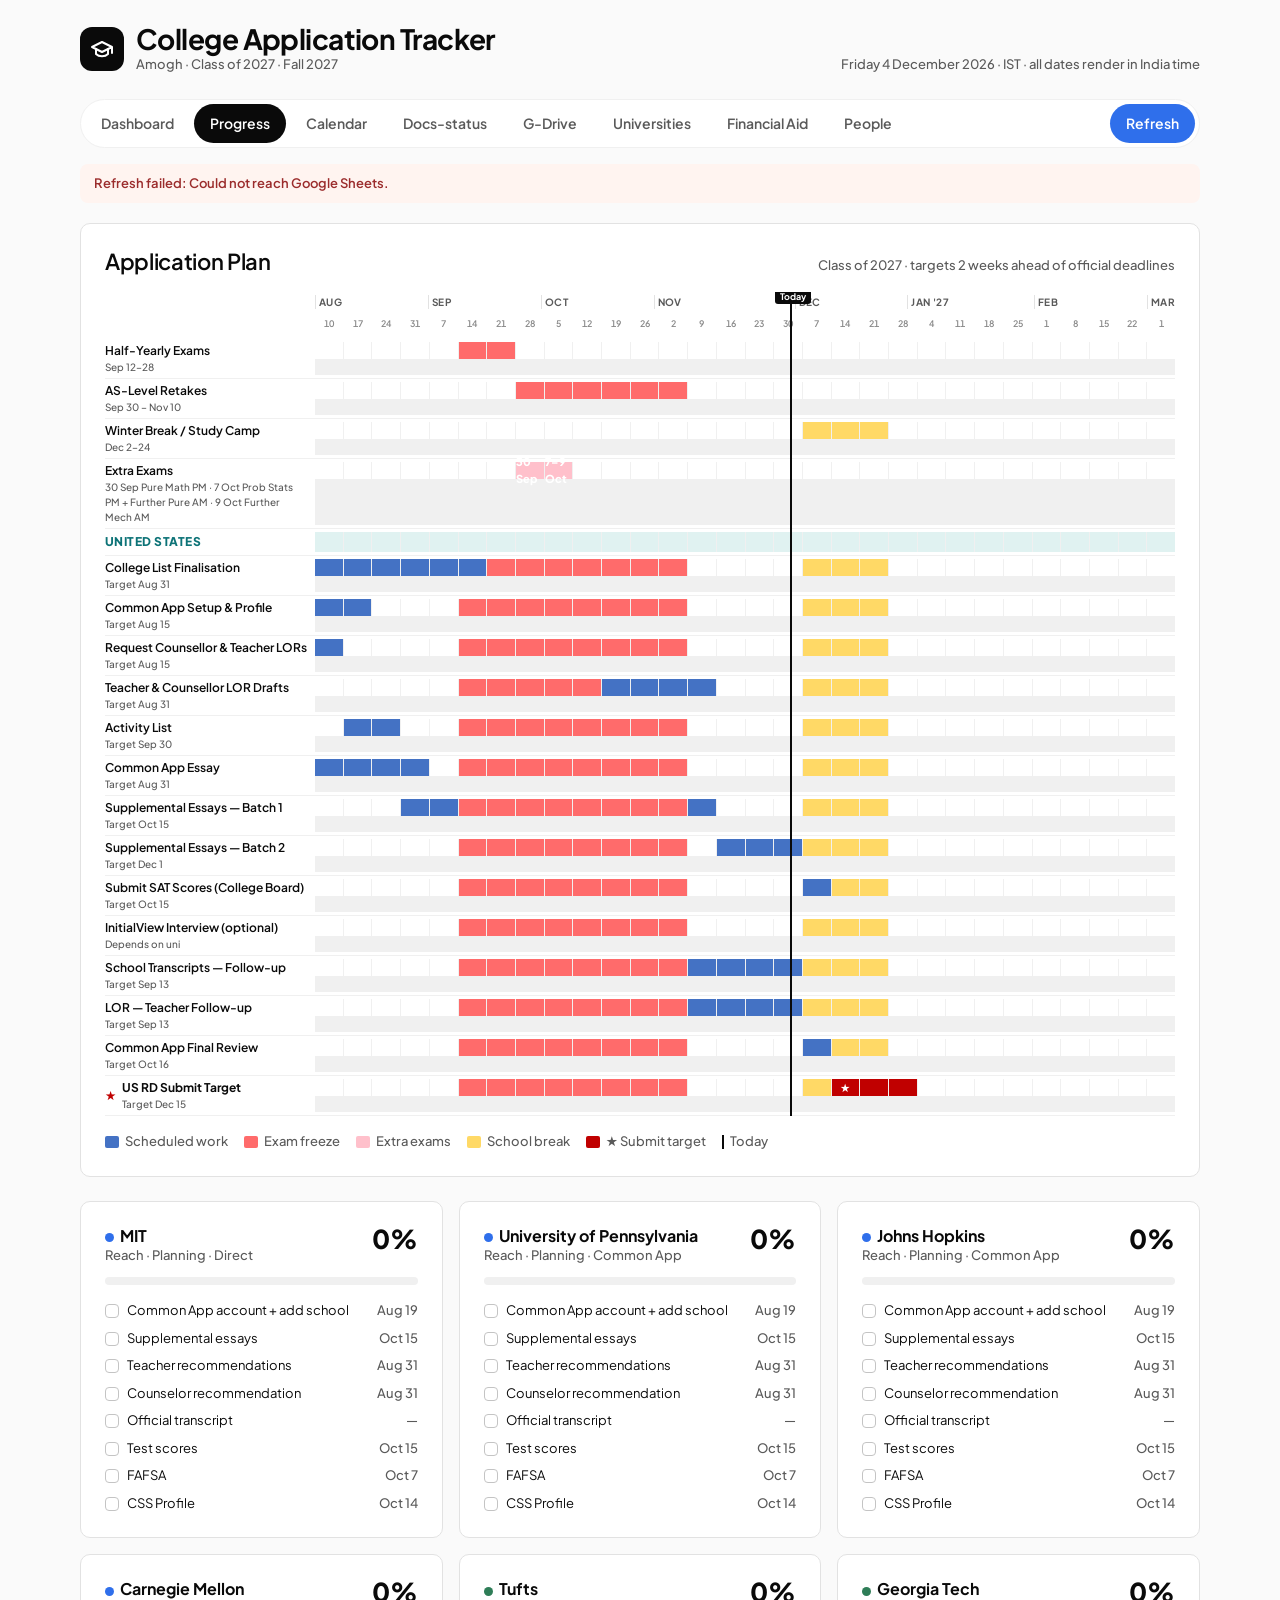
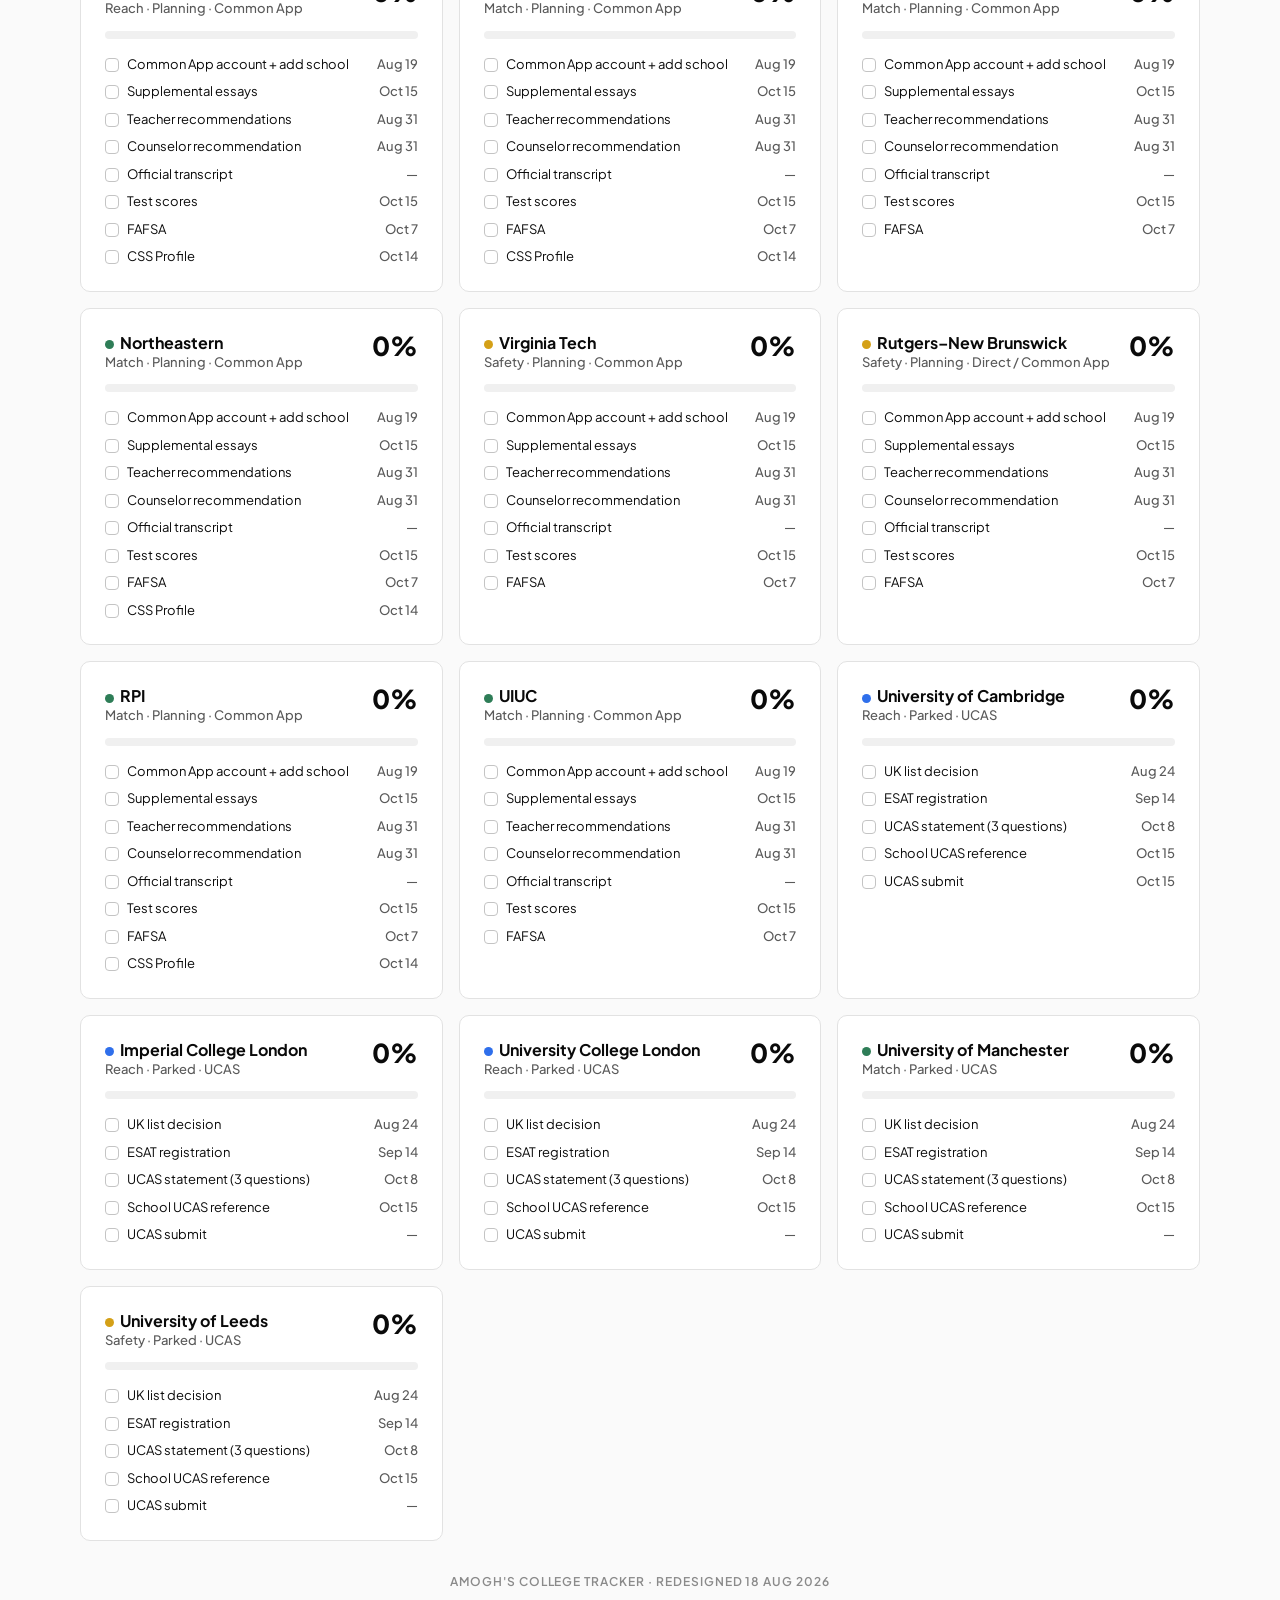
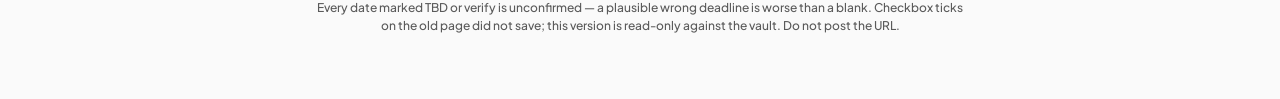
<file: progress.html>
<!DOCTYPE html>
<html lang="en">
<head>
<meta charset="utf-8">
<meta name="viewport" content="width=device-width, initial-scale=1">
<meta name="robots" content="noindex, nofollow, noarchive, nosnippet, noimageindex, max-snippet:0, max-image-preview:none">
<meta name="googlebot" content="noindex, nofollow, noarchive, nosnippet">
<meta name="referrer" content="no-referrer">
<title>Progress — Amogh College Tracker</title>
<link rel="icon" href="favicon.svg" type="image/svg+xml">
<link rel="stylesheet" href="css/app.css">
</head>
<body>
<div id="app" data-page="progress"></div>
<script src="js/data.js?v=20260819r9"></script>
<script src="js/app.js?v=20260819r9"></script>
</body>
</html>
</file>
<file: css/app.css>
@import url("https://fonts.googleapis.com/css2?family=Plus+Jakarta+Sans:wght@400;500;600;700;800&family=JetBrains+Mono:wght@400;600&display=swap");

:root {
  --bg: #ffffff;
  --bg-card: #ffffff;
  --ink: #0a0a0a;
  --ink-soft: #262626;
  --n-50: #fafafa;
  --n-100: #f0f0f0;
  --n-200: #e2e2e2;
  --n-300: #c4c4c4;
  --n-400: #8a8a8a;
  --n-500: #5a5a5a;
  --n-700: #2e2e2e;
  --reach: #2f6feb;
  --match: #2e7d57;
  --safety: #d4a017;
  --yes: #0a0a0a;
  --add: #2f6feb;
  --unsure: #d4a017;
  --parked: #8a8a8a;
  --font-display: "Plus Jakarta Sans", system-ui, sans-serif;
  --font-body: "Plus Jakarta Sans", system-ui, sans-serif;
  --font-mono: "JetBrains Mono", ui-monospace, monospace;
  --t-h1: 28px;
  --t-h2: 22px;
  --t-h3: 16px;
  --t-body: 15px;
  --t-label: 13px;
  --t-caption: 12px;
  --lh-tight: 1.05;
  --lh-snug: 1.25;
  --lh-base: 1.5;
  --tracking-h1: -0.02em;
  --tracking-caps: 0.08em;
  --s-1: 4px;
  --s-2: 8px;
  --s-3: 12px;
  --s-4: 16px;
  --s-5: 24px;
  --s-6: 32px;
  --s-7: 48px;
  --s-8: 64px;
  --r-card: 10px;
  --r-pill: 999px;
  --border: 1px solid var(--n-100);
  --border-card: 1.5px solid var(--n-200);
  --shadow-hover: 0 4px 14px rgba(10, 10, 10, 0.06);
  --ease: cubic-bezier(0.2, 0.8, 0.2, 1);
  --dur: 180ms;
  --app-max: 1120px;
}

* { box-sizing: border-box; }
html, body { background: var(--n-50); color: var(--ink); }
body {
  margin: 0;
  font-family: var(--font-body);
  font-size: var(--t-body);
  line-height: var(--lh-base);
  -webkit-font-smoothing: antialiased;
}
h1, h2, h3 { font-family: var(--font-display); margin: 0; }
h1 { font-weight: 700; font-size: var(--t-h1); line-height: var(--lh-tight); letter-spacing: var(--tracking-h1); }
h2 { font-weight: 600; font-size: var(--t-h2); line-height: var(--lh-snug); letter-spacing: -0.015em; }
h3 { font-weight: 700; font-size: var(--t-h3); line-height: var(--lh-snug); }
p { margin: 0; }
a { color: var(--ink); text-decoration: none; }
a:hover { color: var(--n-500); }
button { font-family: inherit; }
*:focus-visible { outline: 2px solid var(--ink); outline-offset: 3px; border-radius: 4px; }
.mono { font-family: var(--font-mono); }
.label { font-size: var(--t-label); font-weight: 500; color: var(--n-500); }
.caption {
  font-size: var(--t-caption);
  color: var(--n-400);
  letter-spacing: var(--tracking-caps);
  text-transform: uppercase;
  font-weight: 600;
}

.page { min-height: 100vh; padding: var(--s-5) var(--s-4) var(--s-8); }
.wrap { max-width: var(--app-max); margin: 0 auto; }

/* header */
.top {
  display: flex;
  justify-content: space-between;
  align-items: flex-end;
  flex-wrap: wrap;
  gap: var(--s-4);
  margin-bottom: var(--s-5);
}
.brand { display: flex; align-items: center; gap: var(--s-3); }
.mark {
  width: 44px; height: 44px; border-radius: 12px;
  background: var(--ink); color: #fff;
  display: flex; align-items: center; justify-content: center; flex-shrink: 0;
}
.as-of { text-align: right; max-width: 42ch; }

/* nav */
.tabs {
  display: flex; flex-wrap: nowrap; gap: var(--s-1);
  background: #fff; padding: var(--s-1);
  border-radius: var(--r-pill); border: var(--border);
  margin-bottom: var(--s-5); overflow-x: auto;
}
.tabbtn {
  border: none; cursor: pointer; padding: 9px 16px;
  border-radius: var(--r-pill); font-weight: 600; font-size: 14px;
  white-space: nowrap; background: transparent; color: var(--n-500);
  transition: background var(--dur) var(--ease), color var(--dur) var(--ease);
  text-decoration: none; display: inline-block;
}
.tabbtn:hover { background: var(--n-100); color: var(--ink); }
.tabbtn[aria-current="page"] { background: var(--ink); color: #fff; }
.tabbtn[aria-current="page"]:hover { background: var(--ink); color: #fff; }
.refresh-btn {
  margin-left: auto;
  background: var(--reach);
  color: #fff;
  border: none;
}
.refresh-btn:hover,
.refresh-btn:focus-visible { background: #1e5ad4; color: #fff; }
.refresh-btn[aria-busy="true"] { opacity: .7; pointer-events: none; }
.refresh-status {
  margin: -8px 0 20px;
  padding: 10px 14px;
  border-radius: 8px;
  background: #eef4ff;
  color: #1e4bb8;
  font-size: 13px;
  font-weight: 600;
}
.refresh-status.is-err { background: #fff4f0; color: #9b2c2c; }

.stack { display: flex; flex-direction: column; gap: var(--s-5); }

/* cards */
.card {
  background: var(--bg-card);
  border: var(--border-card);
  border-radius: var(--r-card);
  padding: var(--s-5);
}
.card-head {
  display: flex; justify-content: space-between; align-items: baseline;
  flex-wrap: wrap; gap: var(--s-2); margin-bottom: var(--s-4);
}
.kpis { display: grid; grid-template-columns: repeat(auto-fit, minmax(160px, 1fr)); gap: var(--s-4); }
.kpi { background: var(--bg-card); border: var(--border-card); border-radius: var(--r-card); padding: var(--s-4) var(--s-5); }
.kpi .val { font-family: var(--font-display); font-weight: 800; font-size: 36px; line-height: 1; letter-spacing: -0.03em; }
.kpi .unit { font-size: 18px; font-weight: 600; color: var(--n-500); margin-left: 4px; }
.charts { display: grid; grid-template-columns: repeat(auto-fit, minmax(260px, 1fr)); gap: var(--s-4); }

/* charts */
.donut { position: relative; width: 140px; height: 140px; flex-shrink: 0; }
.donut-label {
  position: absolute; inset: 0; display: flex; flex-direction: column;
  align-items: center; justify-content: center; text-align: center;
}
.donut-val { font-family: var(--font-display); font-weight: 800; font-size: 26px; line-height: 1; }
.legend { display: flex; flex-direction: column; gap: 10px; }
.legend-row { display: flex; align-items: center; gap: 8px; }
.sw { width: 12px; height: 12px; border-radius: 3px; flex-shrink: 0; }
.bar-row { margin-bottom: 16px; }
.bar-row:last-child { margin-bottom: 0; }
.bar-meta { display: flex; justify-content: space-between; font-size: 13px; font-weight: 600; margin-bottom: 6px; }
.bar-track { height: 10px; background: var(--n-100); border-radius: var(--r-pill); overflow: hidden; }
.bar-fill { height: 100%; border-radius: var(--r-pill); }

/* lists */
.row {
  display: flex; align-items: center; gap: var(--s-4);
  padding: var(--s-3) 0; border-bottom: var(--border);
}
.row:last-child { border-bottom: 0; }
.listrow {
  display: flex; align-items: center; gap: var(--s-4);
  padding: var(--s-4) var(--s-3); border-top: var(--border); flex-wrap: wrap;
  transition: background var(--dur) var(--ease);
}
.listrow:hover { background: var(--n-50); }
.daybox { width: 44px; text-align: center; flex-shrink: 0; }
.daybox .n { font-family: var(--font-mono); font-weight: 600; font-size: 20px; line-height: 1; }
.accent { width: 3px; align-self: stretch; border-radius: var(--r-pill); flex-shrink: 0; }
.dot { display: inline-block; width: 9px; height: 9px; border-radius: 999px; margin-right: 6px; flex-shrink: 0; vertical-align: middle; }

/* chips / badges */
.chip, .badge, .cat {
  display: inline-block; padding: 3px 10px; border-radius: var(--r-pill);
  font-size: 11px; font-weight: 700; white-space: nowrap; flex-shrink: 0;
}
.chip { border: none; cursor: pointer; padding: 7px 14px; font-size: 13px; font-weight: 600; background: var(--n-100); color: var(--n-500); }
.chip[aria-pressed="true"] { background: var(--ink); color: #fff; }
.badge-ink { background: var(--ink); color: #fff; }
.badge-mute { background: var(--n-200); color: var(--ink); }
.badge-ghost { background: #fff; color: var(--n-500); border: 1px solid var(--n-200); }
.badge-over { background: var(--ink); color: #fff; }
.badge-soon { background: var(--n-200); color: var(--ink); }
.badge-done { background: var(--n-100); color: var(--n-400); }
.cat { border-radius: 6px; }
.cat-person { background: var(--n-100); color: var(--ink); }
.cat-form { background: var(--ink); color: #fff; }
.cat-doc { background: #fff; color: var(--ink-soft); border: 1px solid var(--n-300); }
.filters { display: flex; gap: var(--s-2); flex-wrap: wrap; }

/* tables */
.tbwrap { overflow-x: auto; }
table { width: 100%; border-collapse: collapse; min-width: 620px; }
th { text-align: left; padding: 0 var(--s-3) var(--s-3); }
td { padding: var(--s-3); vertical-align: top; border-top: var(--border); }
td.num, .num { font-variant-numeric: tabular-nums; font-family: var(--font-mono); }
.right { text-align: right; }

/* note */
.note {
  background: #fff; border: var(--border-card); border-left: 3px solid var(--ink);
  border-radius: var(--r-card); padding: 14px 16px; font-size: 14px; color: var(--n-500);
}
.note strong { color: var(--ink); }

/* progress cards */
.grid-cards { display: grid; grid-template-columns: repeat(auto-fit, minmax(300px, 1fr)); gap: var(--s-4); }
.ms { display: flex; align-items: center; gap: var(--s-2); }
.markbox {
  width: 14px; height: 14px; border-radius: 4px; flex-shrink: 0;
  border: 1.5px solid var(--n-300); background: #fff;
}
.markbox.on { background: var(--ink); border-color: var(--ink); }
.strike { text-decoration: line-through; color: var(--n-400); }

/* people */
.avatar {
  width: 44px; height: 44px; border-radius: 999px; background: var(--n-100);
  display: flex; align-items: center; justify-content: center;
  font-family: var(--font-display); font-weight: 700; flex-shrink: 0;
}

/* calendar — every date cell is the same size; details open in .cal-detail */
.cal-head { display: grid; grid-template-columns: repeat(7, minmax(0, 1fr)); gap: 6px; margin-bottom: 6px; }
.cal-wd { text-align: center; font-size: 11px; font-weight: 600; letter-spacing: 0.08em; text-transform: uppercase; color: var(--n-400); }
.cal-grid { display: grid; grid-template-columns: repeat(7, minmax(0, 1fr)); gap: 6px; }
.cal-cell {
  height: 92px; min-height: 92px; max-height: 92px;
  border: 1px solid var(--n-100); border-radius: 8px;
  padding: 6px; display: flex; flex-direction: column; gap: 3px; background: #fff;
  overflow: hidden; min-width: 0;
}
button.cal-cell {
  appearance: none; -webkit-appearance: none; width: 100%; margin: 0;
  font: inherit; color: inherit; text-align: left; cursor: pointer;
}
.cal-cell.today { background: var(--n-50); }
.cal-cell.has-ev:hover { border-color: var(--n-300); }
.cal-cell.is-sel {
  border-color: var(--reach);
  box-shadow: 0 0 0 2px rgba(47, 111, 235, 0.35);
  background: #f5f8ff;
}
.cal-num {
  width: 24px; height: 24px; border-radius: 999px; display: flex;
  align-items: center; justify-content: center; font-size: 12px; font-weight: 600;
  flex-shrink: 0;
}
.cal-cell.today .cal-num { background: var(--ink); color: #fff; font-weight: 700; }
.pill-ev {
  font-size: 10px; font-weight: 600; padding: 2px 5px; border-radius: 5px;
  white-space: nowrap; overflow: hidden; text-overflow: ellipsis; line-height: 1.3;
  flex-shrink: 0;
}
.cal-pad { height: 92px; min-height: 92px; border: none; background: transparent; }
.cal-detail {
  position: sticky; top: 8px; z-index: 6;
  background: #fff; border: 1.5px solid var(--n-200);
  border-left: 3px solid var(--reach); border-radius: var(--r-card);
  padding: 14px 16px;
  box-shadow: 0 8px 24px rgba(10, 10, 10, 0.06);
}
.cal-detail.is-empty { border-left-color: var(--n-200); box-shadow: none; }
.cal-detail-bar {
  display: flex; justify-content: space-between; align-items: flex-start;
  gap: 12px; margin-bottom: 4px;
}
.cal-close {
  flex-shrink: 0; border: 1px solid var(--n-200); background: #fff;
  color: var(--ink); font-weight: 700; font-size: 13px;
  padding: 7px 14px; border-radius: var(--r-pill); cursor: pointer;
}
.cal-close:hover { background: var(--n-100); }
.cal-detail-item { padding: 10px 0; border-top: 1px solid var(--n-100); }
.cal-detail-item:first-of-type { border-top: 0; padding-top: 4px; }
.navbtn {
  width: 36px; height: 36px; border: var(--border-card); background: #fff;
  border-radius: 10px; cursor: pointer; display: inline-flex;
  align-items: center; justify-content: center;
}
.navbtn:hover { background: var(--n-100); }

/* plan gantt */
.plan { position: relative; min-width: 900px; }
.plan-row { display: flex; align-items: stretch; border-bottom: 1px solid var(--n-100); padding: 3px 0; }
.plan-lab { width: 210px; flex-shrink: 0; font-size: 12px; display: flex; align-items: center; gap: 6px; padding-right: 8px; }
.plan-cells { flex: 1; display: grid; gap: 1px; background: var(--n-100); }
.plan-cell { height: 17px; background: #fff; display: flex; align-items: center; justify-content: center; font-size: 11px; color: #fff; font-weight: 800; }
.plan-cell.section { height: 20px; }
.gantt-today {
  position: absolute; top: 0; bottom: 0; width: 2px; background: var(--ink); z-index: 5; pointer-events: none;
}
.today-tag {
  position: absolute; top: -3px; left: -15px; font-size: 9px; font-weight: 700;
  background: var(--ink); color: #fff; padding: 1px 5px; border-radius: 3px;
}

/* lane timeline */
.tl { overflow-x: auto; }
.tlinner { min-width: 920px; }
.tlhead, .lane, .rail { display: grid; grid-template-columns: 156px 1fr; gap: 12px; align-items: center; margin-bottom: 7px; }
.months { display: grid; grid-template-columns: repeat(8, 1fr); font-size: 11.5px; color: var(--n-400); text-transform: uppercase; letter-spacing: .06em; font-weight: 600; }
.months div { border-left: 1px solid var(--n-100); padding-left: 6px; }
.track {
  position: relative; height: 26px;
  background: linear-gradient(to right, var(--n-100) 1px, transparent 1px);
  background-size: 12.5% 100%; border-radius: 4px;
}
.band {
  position: absolute; top: 3px; height: 20px; border-radius: 4px; font-size: 11px; line-height: 20px;
  padding: 0 7px; color: #fff; font-weight: 600; overflow: hidden; text-overflow: ellipsis; white-space: nowrap;
}
.band.freeze { background: transparent; color: var(--n-500); }
.freeze {
  position: absolute; top: 0; bottom: 0;
  background: repeating-linear-gradient(45deg, var(--n-100), var(--n-100) 5px, transparent 5px, transparent 10px);
  border-left: 1px dashed var(--n-300); border-right: 1px dashed var(--n-300);
}
.mk { position: absolute; top: 0; height: 26px; width: 2px; background: #c00000; opacity: .55; }
.rail { align-items: end; }
.railName { font-size: 11.5px; text-transform: uppercase; letter-spacing: .06em; color: var(--n-400); font-weight: 600; }
.railTrack { position: relative; height: 56px; }
.cut { position: absolute; bottom: 0; width: 2px; background: #c00000; height: 14px; }
.cut.parked { background: var(--n-400); }
.cutL { position: absolute; font-size: 10.5px; font-weight: 700; color: #c00000; white-space: nowrap; transform: translateX(-50%); background: #fff; padding: 0 3px; border-radius: 3px; line-height: 1.25; }
.cutL.parked { color: var(--n-400); font-weight: 600; }
.cutStem { position: absolute; width: 1px; background: var(--n-200); }
.parkedLane { opacity: .45; }
.sw-sm { width: 9px; height: 9px; border-radius: 2px; display: inline-block; margin-right: 6px; }

/* school gantt */
.gantt { display: flex; min-width: 720px; }
.gantt-left { width: 188px; flex-shrink: 0; }
.gantt-right { position: relative; flex: 1; }

.legend-inline { display: flex; gap: var(--s-4); margin-top: var(--s-4); flex-wrap: wrap; }
.legend-inline .label { display: inline-flex; align-items: center; gap: 6px; }

footer {
  margin-top: var(--s-6); text-align: center; color: var(--n-400);
  font-size: 12px; letter-spacing: var(--tracking-caps); text-transform: uppercase; font-weight: 600;
}
footer p { margin-top: 8px; text-transform: none; letter-spacing: 0; font-weight: 500; color: var(--n-500); max-width: 72ch; margin-left: auto; margin-right: auto; }

.dim { opacity: .55; }
.hide { display: none !important; }
.grow { flex: 1; min-width: 0; }
.nowrap { white-space: nowrap; }

.drive-head, .drive-row {
  display: grid;
  grid-template-columns: minmax(180px, 1fr) 140px 190px;
  gap: 12px;
  align-items: center;
  padding: 10px 12px;
}
.drive-head { padding-bottom: 8px; }
.drive-row { border-top: var(--border); }
.drive-row:hover { background: var(--n-50); }
.drive-name { display: flex; align-items: center; gap: 8px; min-width: 0; }
.drive-name a { font-weight: 600; font-size: 14px; overflow: hidden; text-overflow: ellipsis; }
.drive-ico { flex-shrink: 0; color: var(--n-500); }
@media (max-width: 720px) {
  .drive-head { display: none; }
  .drive-row { grid-template-columns: 1fr; gap: 4px; }
}

@media (max-width: 720px) {
  .page { padding: 16px 12px 48px; }
  h1 { font-size: 22px; }
  .as-of { text-align: left; }
  .kpi .val { font-size: 30px; }
  .cal-cell, .cal-pad { height: 72px; min-height: 72px; max-height: 72px; }
  .daybox { width: 36px; }
  .plan-lab { width: 150px; }
}

@media print {
  .tabs, .navbtn, .chip, .refresh-status { display: none !important; }
  .page { padding: 0; }
  .card { break-inside: avoid; }
}
</file>
